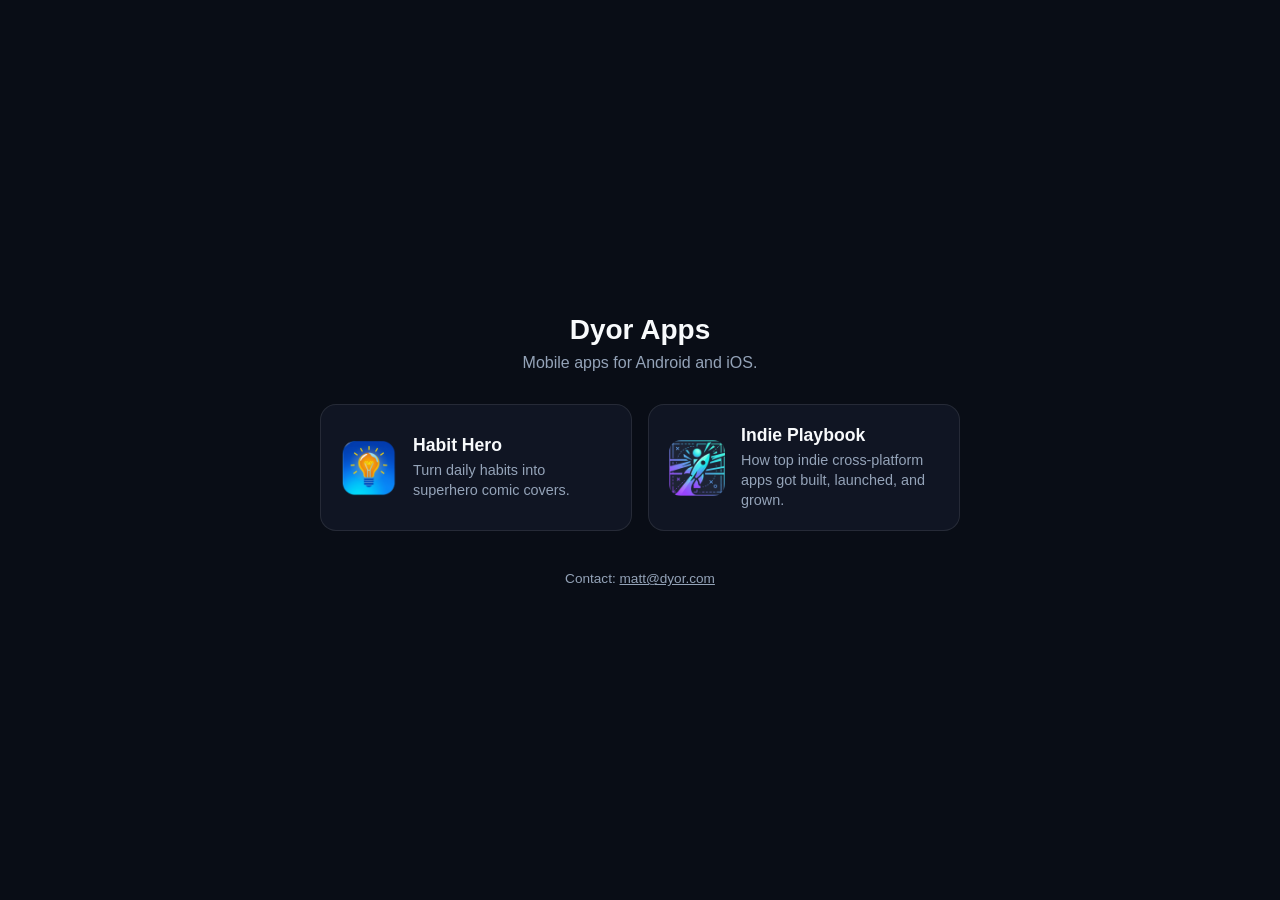
<file: Web/public/index.html>
<!DOCTYPE html>
<html lang="en">

<head>
    <meta charset="utf-8">
    <meta name="viewport" content="width=device-width, initial-scale=1">
    <title>Dyor Apps</title>
    <meta name="description" content="Habit Hero and Indie Playbook: mobile apps by Matt Dyor.">
    <link rel="icon" href="habit-hero/images/favicon.ico" type="image/x-icon">
    <style>
        :root {
            --bg: #090D16;
            --card: rgba(18, 24, 38, 0.85);
            --card-hover: rgba(28, 36, 56, 0.95);
            --border: rgba(255, 255, 255, 0.09);
            --text: #F8FAFC;
            --muted: #94A3B8;
            --accent: #6366F1;
        }

        * { box-sizing: border-box; }

        body {
            margin: 0;
            min-height: 100vh;
            display: flex;
            flex-direction: column;
            align-items: center;
            justify-content: center;
            padding: 48px 16px;
            background: var(--bg);
            color: var(--text);
            font-family: -apple-system, BlinkMacSystemFont, "Segoe UI", Roboto, Inter, sans-serif;
        }

        h1 { margin: 0 0 8px; font-size: 1.75rem; }
        .lede { margin: 0 0 32px; color: var(--muted); text-align: center; }

        .apps {
            display: grid;
            grid-template-columns: repeat(auto-fit, minmax(240px, 1fr));
            gap: 16px;
            width: 100%;
            max-width: 640px;
        }

        .app {
            display: flex;
            align-items: center;
            gap: 16px;
            padding: 20px;
            border: 1px solid var(--border);
            border-radius: 16px;
            background: var(--card);
            color: inherit;
            text-decoration: none;
            transition: background 0.15s, border-color 0.15s;
        }

        .app:hover, .app:focus-visible { background: var(--card-hover); border-color: var(--accent); }
        .app img { width: 56px; height: 56px; border-radius: 12px; flex-shrink: 0; object-fit: cover; }
        .app h2 { margin: 0 0 4px; font-size: 1.1rem; }
        .app p { margin: 0; color: var(--muted); font-size: 0.9rem; line-height: 1.4; }

        footer { margin-top: 40px; color: var(--muted); font-size: 0.85rem; }
        footer a { color: var(--muted); }
    </style>
</head>

<body>
    <h1>Dyor Apps</h1>
    <p class="lede">Mobile apps for Android and iOS.</p>

    <main class="apps">
        <a class="app" href="habit-hero/">
            <img src="habit-hero/images/logo.png" alt="">
            <div>
                <h2>Habit Hero</h2>
                <p>Turn daily habits into superhero comic covers.</p>
            </div>
        </a>
        <a class="app" href="indie-playbook/">
            <img src="indie-playbook/images/icon.png" alt="">
            <div>
                <h2>Indie Playbook</h2>
                <p>How top indie cross-platform apps got built, launched, and grown.</p>
            </div>
        </a>
    </main>

    <footer>Contact: <a href="mailto:matt@dyor.com">matt@dyor.com</a></footer>
</body>

</html>
</file>
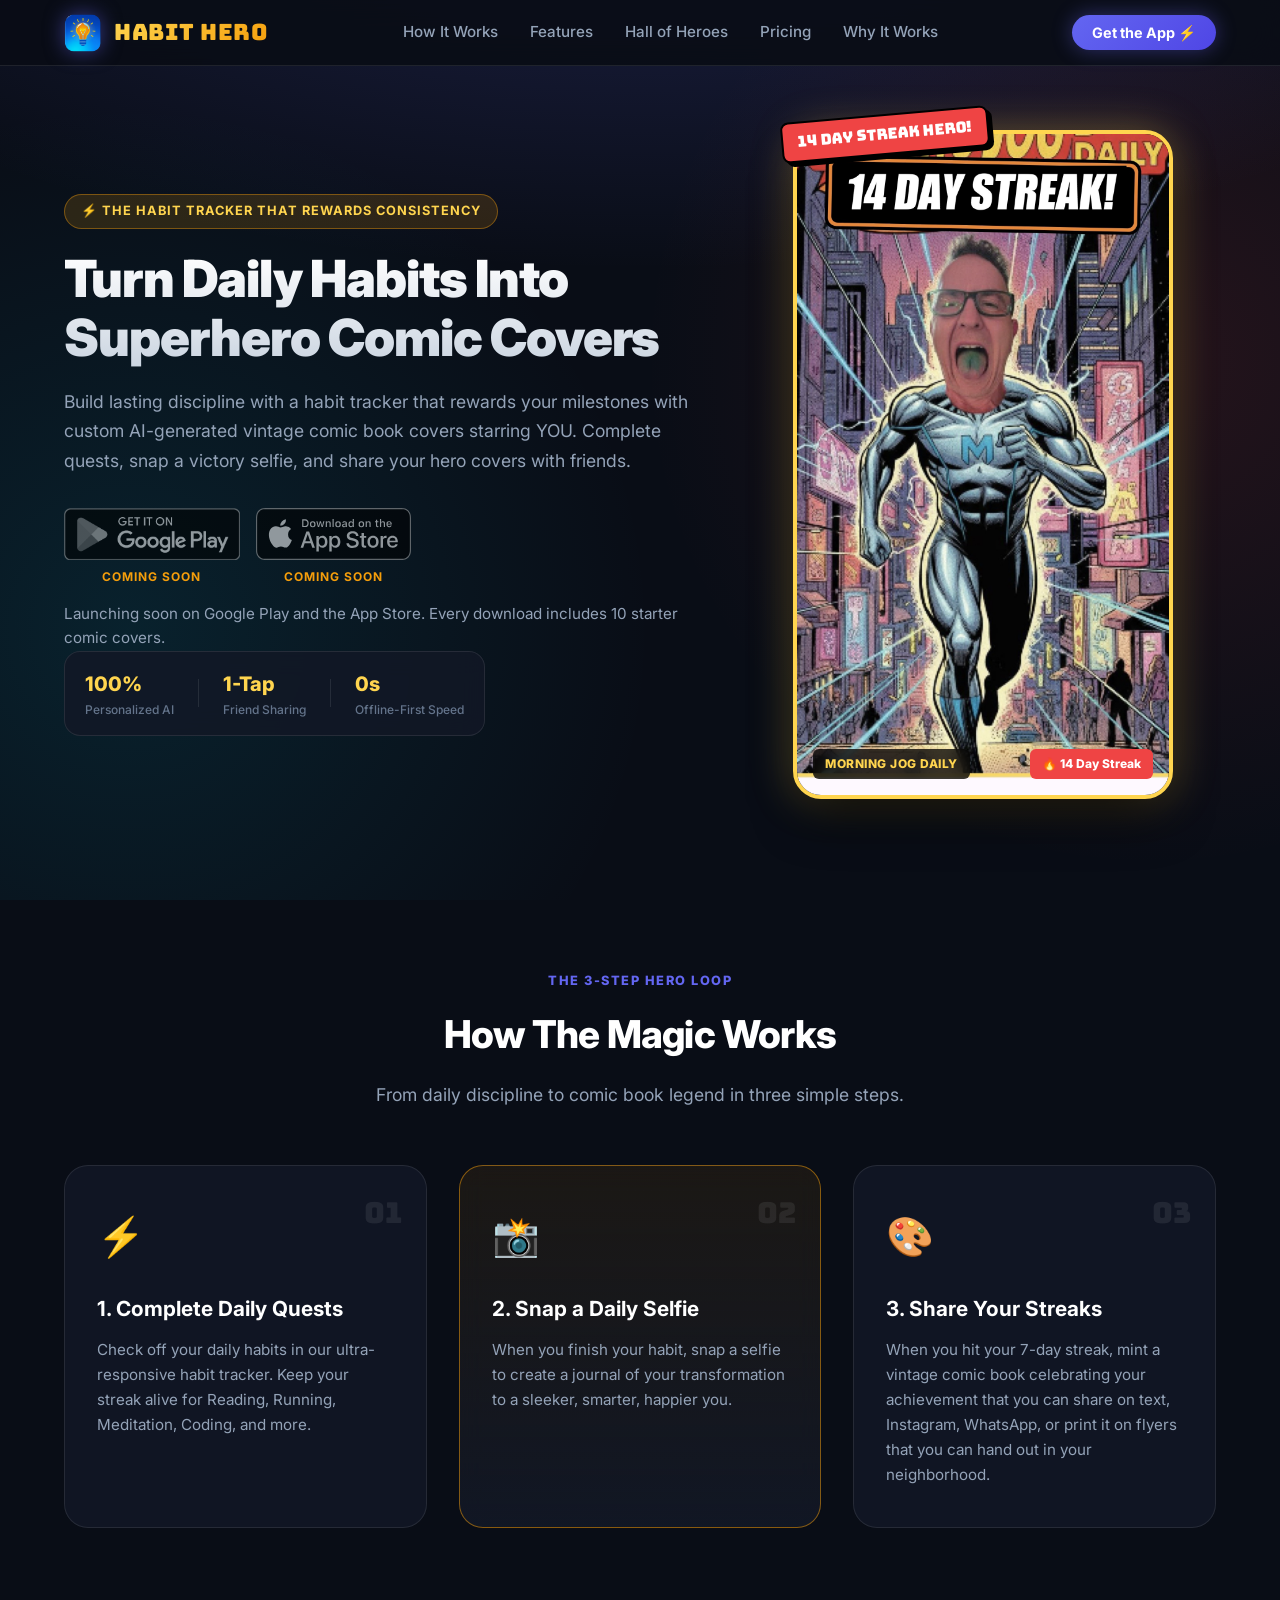
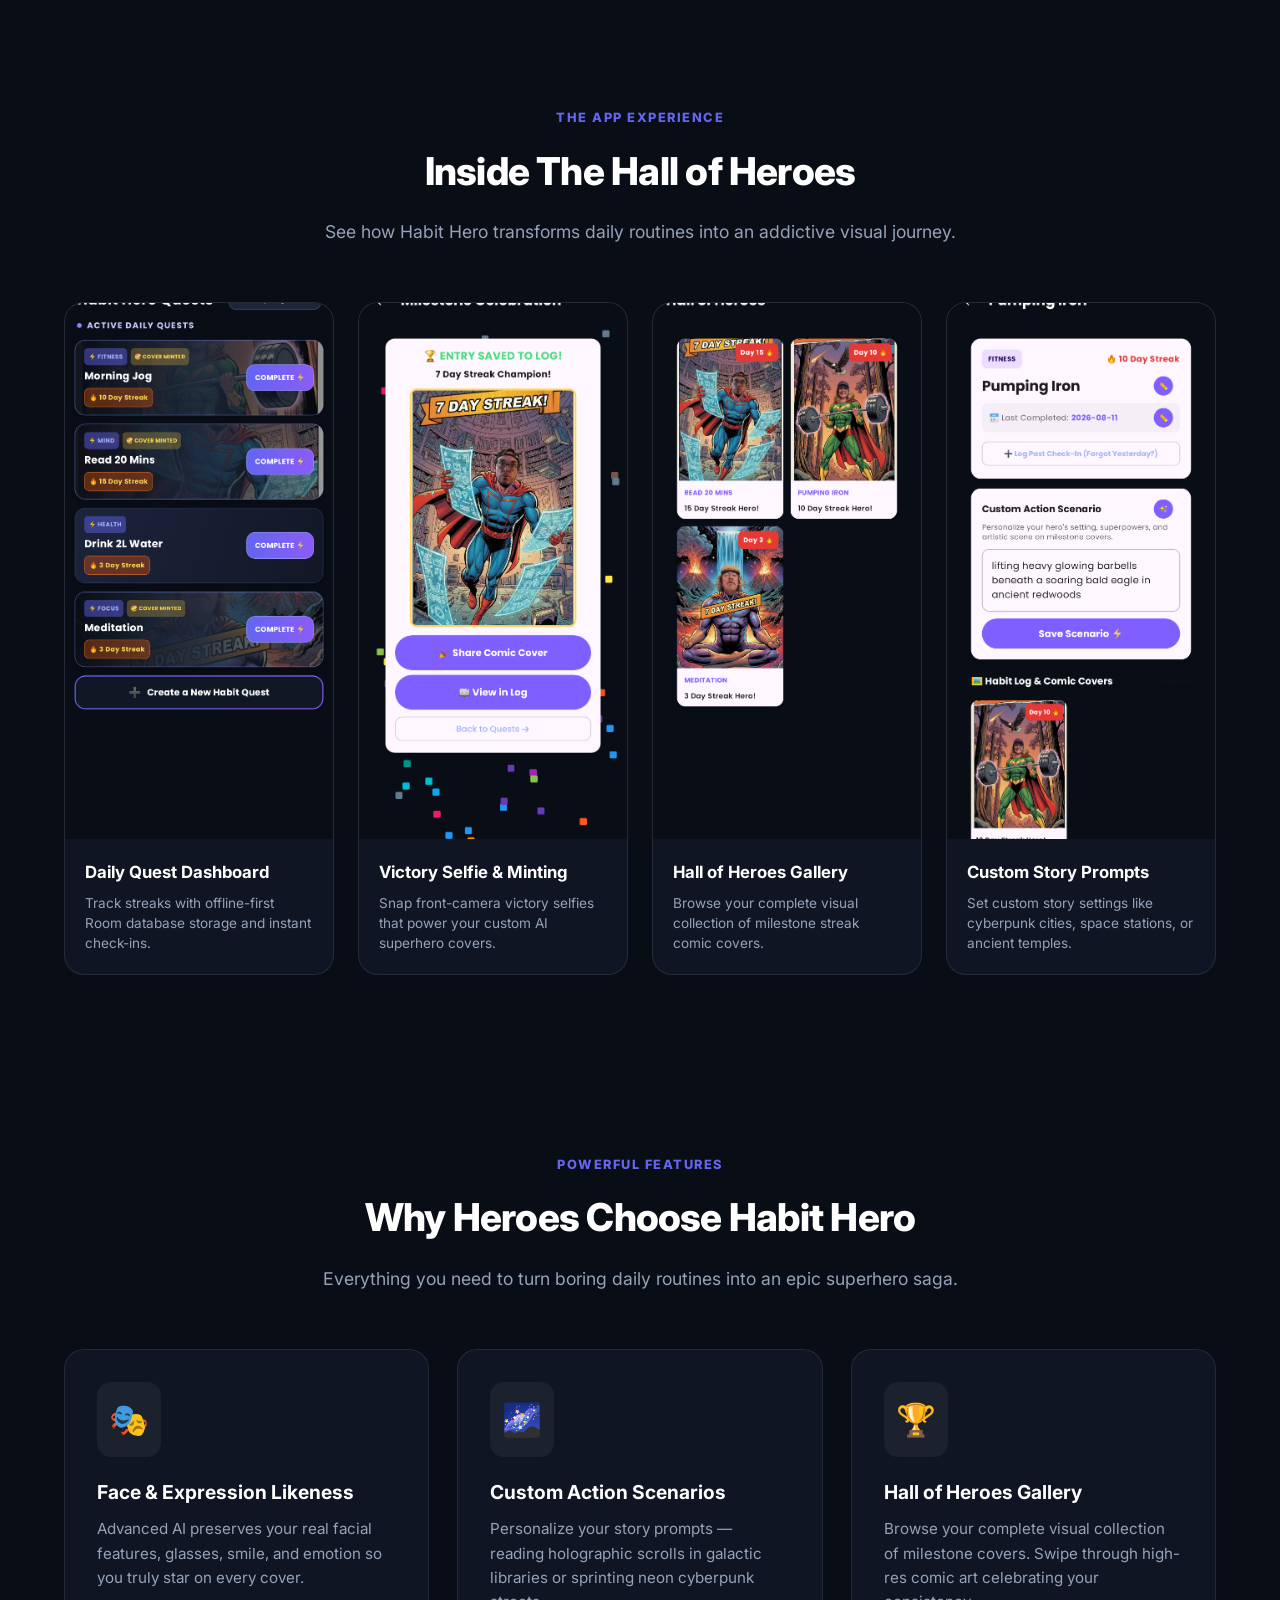
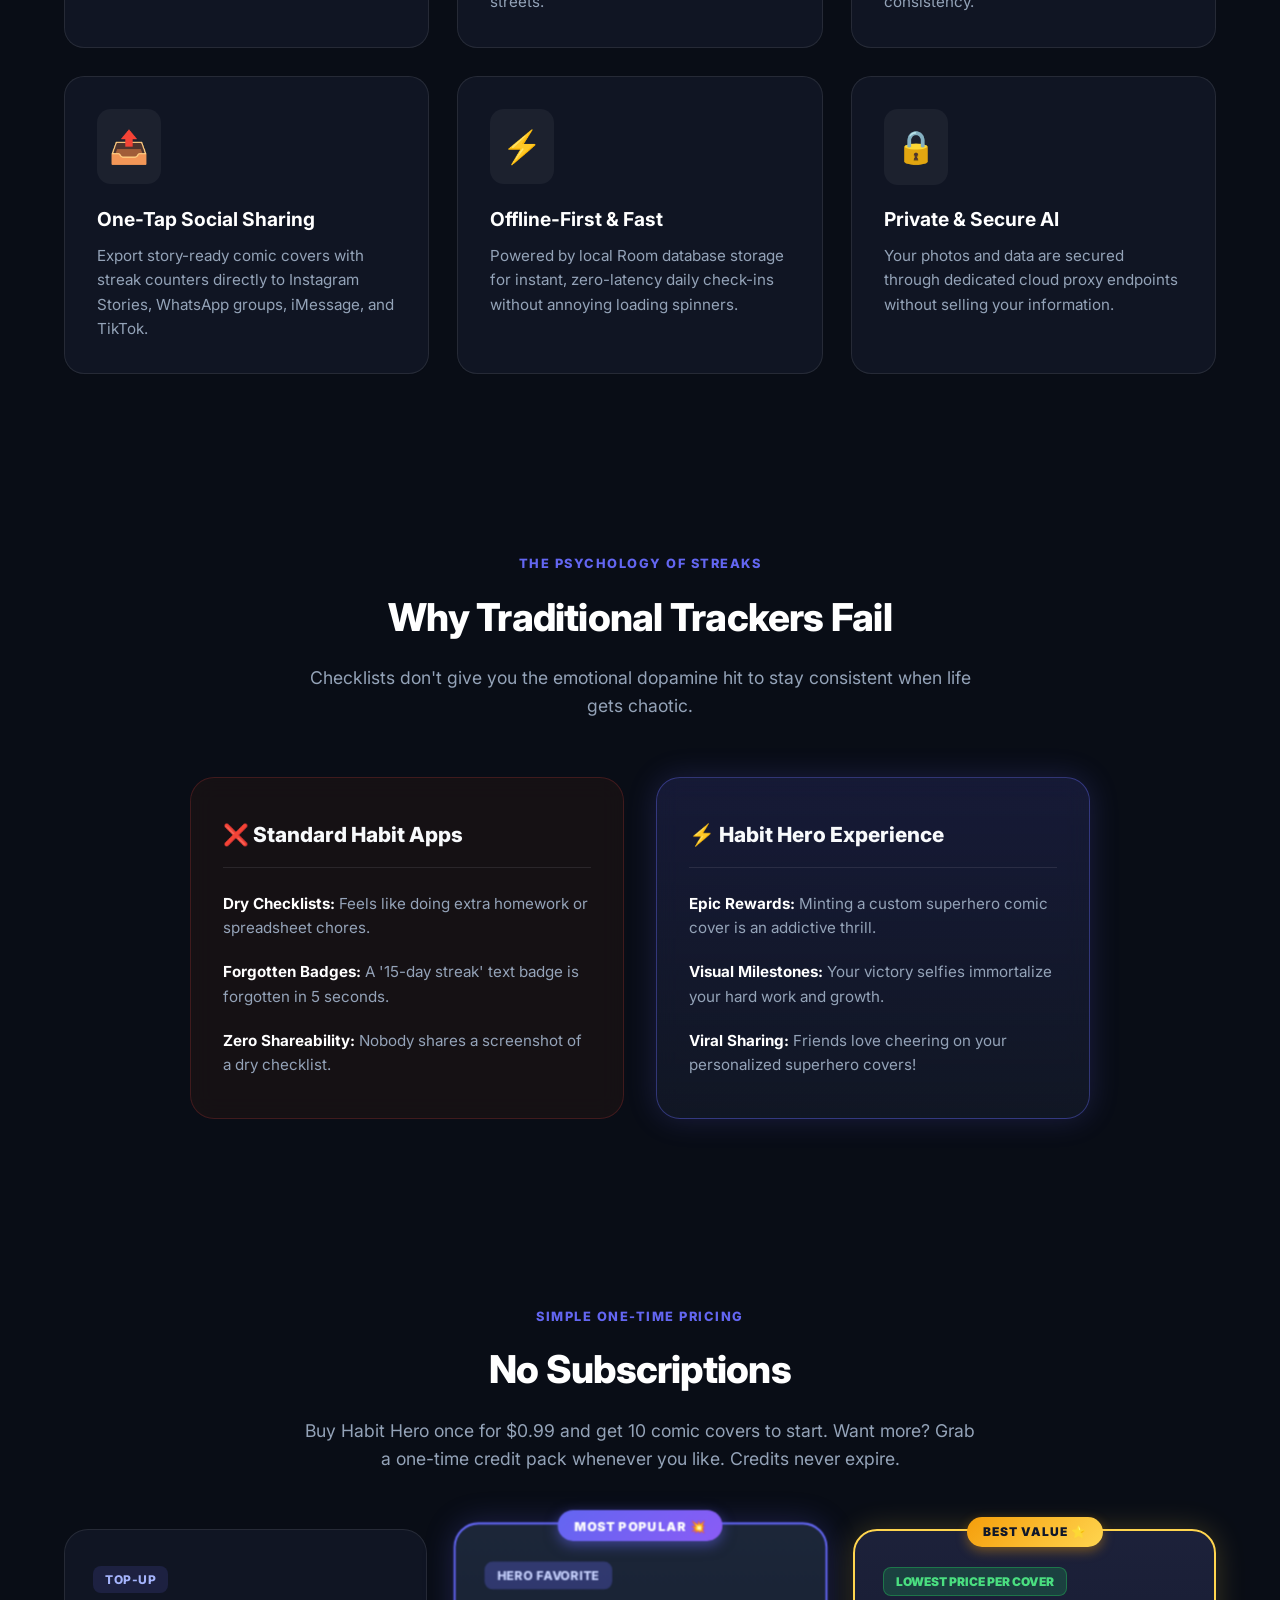
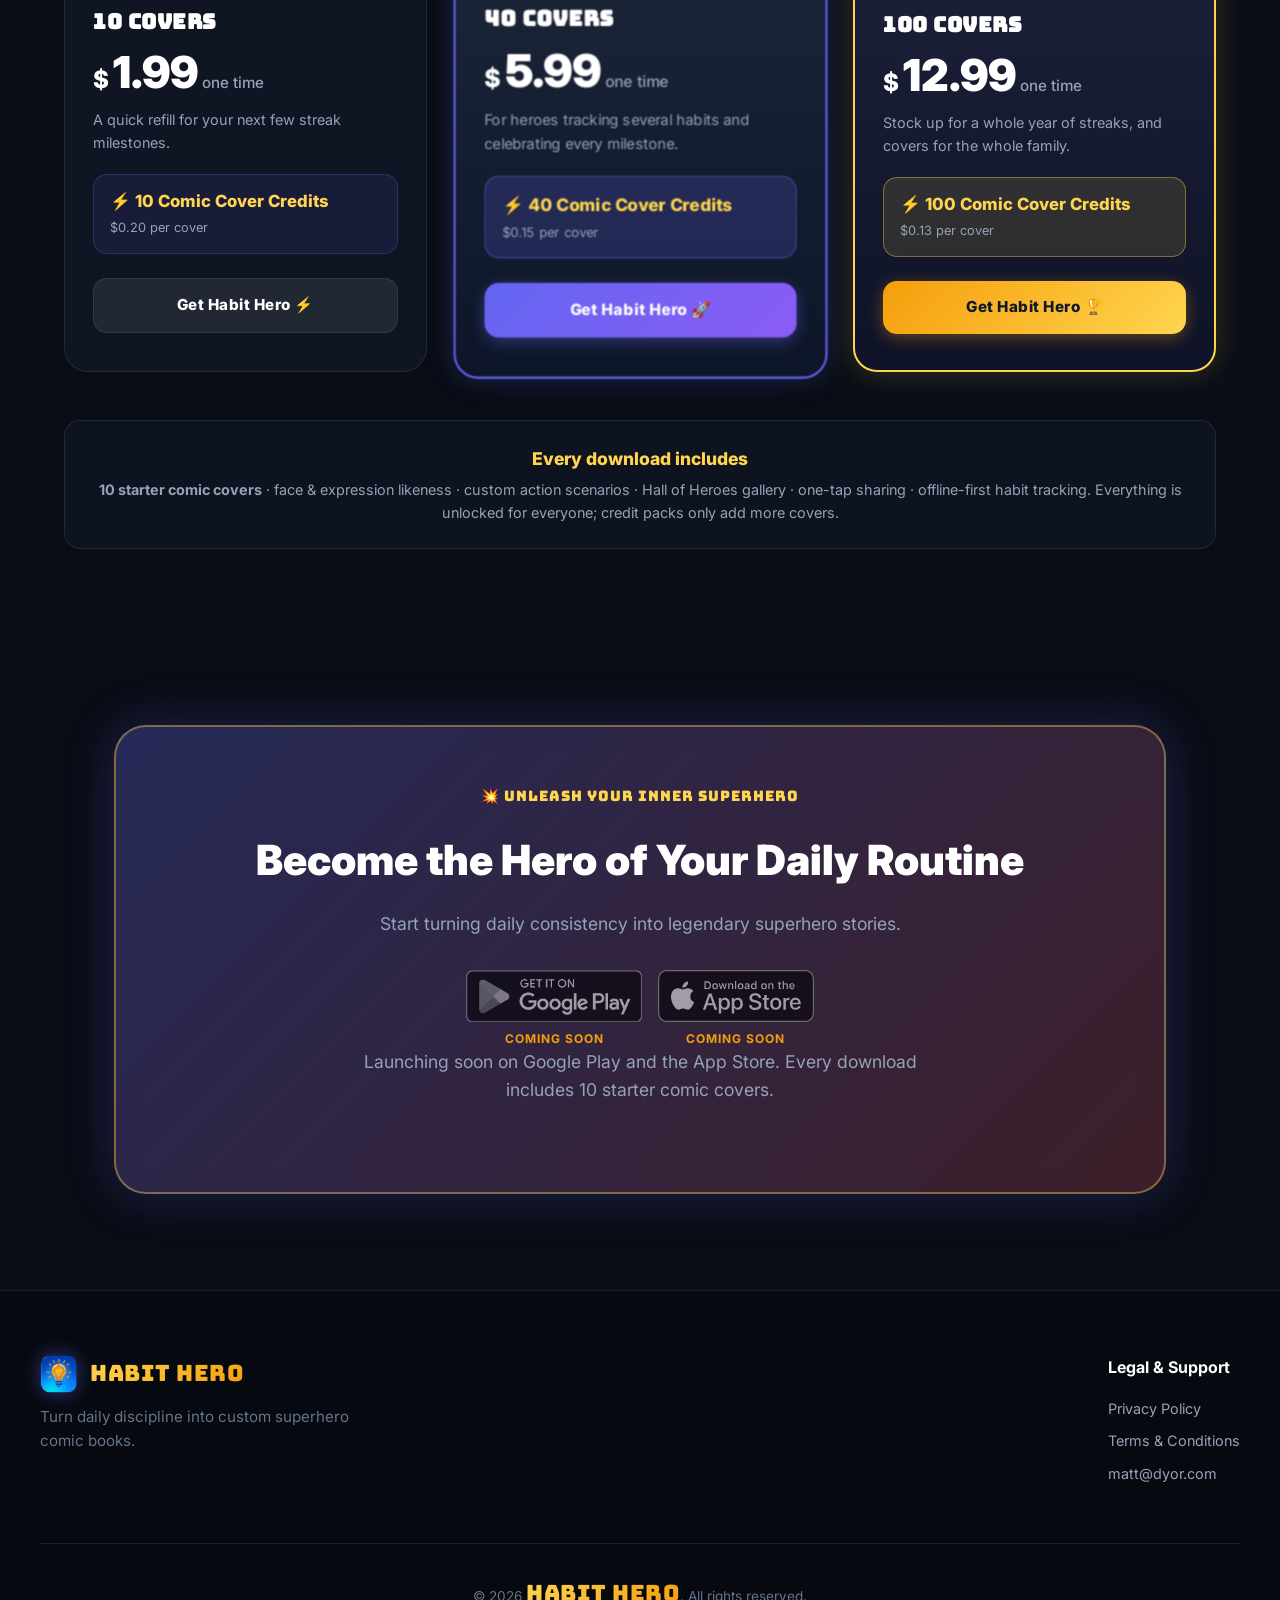
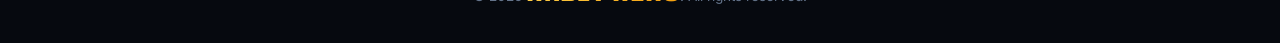
<file: Web/public/habit-hero/index.html>
<!DOCTYPE html>
<html lang="en">
<head>
    <meta charset="UTF-8">
    <meta name="viewport" content="width=device-width, initial-scale=1.0">
    <title>Habit Hero — Turn Daily Habits into Superhero Comic Covers</title>
    <meta name="description" content="Track daily habits, celebrate streaks with a victory selfie, and get personalized vintage superhero comic book covers powered by AI to share with friends.">
    <link rel="icon" href="images/favicon.ico" type="image/x-icon">
    <link rel="preconnect" href="https://fonts.googleapis.com">
    <link rel="preconnect" href="https://fonts.gstatic.com" crossorigin>
    <link href="https://fonts.googleapis.com/css2?family=Bungee&family=Inter:wght@400;500;600;700;800;900&display=swap" rel="stylesheet">
    <link rel="stylesheet" href="styles.css?v=4">

</head>
<body>

    <!-- Sticky Navigation -->
    <header class="navbar">
        <div class="nav-container">
            <div class="logo-container">
                <img src="images/logo.png" alt="Habit Hero Logo" class="logo">
                <span class="app-name">Habit Hero</span>
            </div>
            <nav class="nav-links">
                <a href="#how-it-works">How It Works</a>
                <a href="#features">Features</a>
                <a href="#showcase">Hall of Heroes</a>
                <a href="#pricing">Pricing</a>
                <a href="#why-habithero">Why It Works</a>
            </nav>
            <div class="nav-cta">
                <a href="#download" class="nav-button">Get the App ⚡</a>
            </div>
        </div>
    </header>

    <!-- Hero Section -->
    <section class="hero" id="home">
        <div class="hero-container">
            <div class="hero-content">
                <div class="hero-badge">⚡ THE HABIT TRACKER THAT REWARDS CONSISTENCY</div>
                <h1 class="hero-title">Turn Daily Habits Into Superhero Comic Covers</h1>
                <p class="hero-subtitle">
                    Build lasting discipline with a habit tracker that rewards your milestones with custom AI-generated vintage comic book covers starring <strong>YOU</strong>. Snap a victory selfie, celebrate streaks, and share your hero covers with friends.
                </p>

                <!-- Store badges: "Coming soon" until the listings are public. At launch, swap each
                     <div class="store-badge coming-soon"> for <a class="store-badge" href="…store URL…">. -->
                <div class="store-download" id="download">
                    <div class="store-badges">
                        <div class="store-badge coming-soon" aria-label="Google Play, coming soon">
                            <img src="images/download_playstore.png" alt="Get it on Google Play">
                            <span class="coming-soon-label">Coming soon</span>
                        </div>
                        <div class="store-badge coming-soon" aria-label="App Store, coming soon">
                            <img src="images/download_appstore.svg" alt="Download on the App Store">
                            <span class="coming-soon-label">Coming soon</span>
                        </div>
                    </div>
                    <p class="store-note">Launching soon on Google Play and the App Store. Every download includes 10 starter comic covers.</p>
                </div>

                <div class="hero-stats">
                    <div class="stat-item">
                        <span class="stat-number">100%</span>
                        <span class="stat-label">Personalized AI</span>
                    </div>
                    <div class="stat-divider"></div>
                    <div class="stat-item">
                        <span class="stat-number">1-Tap</span>
                        <span class="stat-label">Friend Sharing</span>
                    </div>
                    <div class="stat-divider"></div>
                    <div class="stat-item">
                        <span class="stat-number">0s</span>
                        <span class="stat-label">Offline-First Speed</span>
                    </div>
                </div>
            </div>

            <!-- Hero Showcase Device -->
            <div class="hero-showcase">
                <div class="comic-card-wrapper">
                    <div class="comic-speech-tag">14 DAY STREAK HERO!</div>
                    <div class="device-frame">
                        <img src="images/hero.jpg?v=4" alt="Habit Hero Morning Jog Comic Cover Starring User Selfie" class="hero-cover-img">
                        <div class="device-overlay">
                            <div class="overlay-badge">MORNING JOG DAILY</div>
                            <div class="overlay-streak">🔥 14 Day Streak</div>
                        </div>
                    </div>
                </div>
            </div>
        </div>
    </section>

    <!-- How It Works Section -->
    <section class="section how-it-works-section" id="how-it-works">
        <div class="section-header">
            <div class="section-badge">THE 3-STEP HERO LOOP</div>
            <h2>How The Magic Works</h2>
            <p>From daily discipline to comic book legend in three simple steps.</p>
        </div>

        <div class="steps-grid">
            <!-- Step 1 -->
            <div class="step-card">
                <div class="step-number">01</div>
                <div class="step-icon">⚡</div>
                <h3>1. Complete Daily Quests</h3>
                <p>Check off your daily habits in our ultra-responsive habit tracker. Keep your streak alive for Reading, Running, Meditation, Coding, and more.</p>
            </div>

            <!-- Step 2 -->
            <div class="step-card highlight">
                <div class="step-number">02</div>
                <div class="step-icon">📸</div>
                <h3>2. Snap a Daily Selfie</h3>
                <p>When you finish your habit, snap a selfie to create a journal of your transformation to a sleeker, smarter, happier you.</p>
            </div>

            <!-- Step 3 -->
            <div class="step-card">
                <div class="step-number">03</div>
                <div class="step-icon">🎨</div>
                <h3>3. Share Your Streaks</h3>
                <p>When you hit your 7-day streak, mint a vintage comic book celebrating your achievement that you can share on text, Instagram, WhatsApp, or print it on flyers that you can hand out in your neighborhood.</p>
            </div>
        </div>
    </section>

    <!-- Visual Showcase / App Screens Section -->
    <section class="section showcase-section" id="showcase">
        <div class="section-header">
            <div class="section-badge">THE APP EXPERIENCE</div>
            <h2>Inside The Hall of Heroes</h2>
            <p>See how Habit Hero transforms daily routines into an addictive visual journey.</p>
        </div>

        <div class="showcase-grid">
            <div class="showcase-card">
                <div class="showcase-image-box">
                    <img src="images/screen_quests.png?v=4" alt="Daily Quests Screen">
                </div>
                <div class="showcase-info">
                    <h4>Daily Quest Dashboard</h4>
                    <p>Track streaks with offline-first Room database storage and instant check-ins.</p>
                </div>
            </div>

            <div class="showcase-card">
                <div class="showcase-image-box">
                    <img src="images/screen_celebration.png?v=4" alt="Victory Selfie & Minting Screen">
                </div>
                <div class="showcase-info">
                    <h4>Victory Selfie & Minting</h4>
                    <p>Snap front-camera victory selfies that power your custom AI superhero covers.</p>
                </div>
            </div>

            <div class="showcase-card">
                <div class="showcase-image-box">
                    <img src="images/screen_hall_of_heroes.png?v=4" alt="Hall of Heroes Gallery Screen">
                </div>
                <div class="showcase-info">
                    <h4>Hall of Heroes Gallery</h4>
                    <p>Browse your complete visual collection of milestone streak comic covers.</p>
                </div>
            </div>

            <div class="showcase-card">
                <div class="showcase-image-box">
                    <img src="images/screen_custom_scenario.png?v=4" alt="Custom Action Scenarios Screen">
                </div>
                <div class="showcase-info">
                    <h4>Custom Story Prompts</h4>
                    <p>Set custom story settings like cyberpunk cities, space stations, or ancient temples.</p>
                </div>
            </div>
        </div>
    </section>

    <!-- Features Section -->
    <section class="section features-section" id="features">
        <div class="section-header">
            <div class="section-badge">POWERFUL FEATURES</div>
            <h2>Why Heroes Choose Habit Hero</h2>
            <p>Everything you need to turn boring daily routines into an epic superhero saga.</p>
        </div>

        <div class="features-grid">
            <div class="feature-card">
                <div class="feature-icon">🎭</div>
                <h3>Face & Expression Likeness</h3>
                <p>Advanced AI preserves your real facial features, glasses, smile, and emotion so you truly star on every cover.</p>
            </div>

            <div class="feature-card">
                <div class="feature-icon">🌌</div>
                <h3>Custom Action Scenarios</h3>
                <p>Personalize your story prompts — reading holographic scrolls in galactic libraries or sprinting neon cyberpunk streets.</p>
            </div>

            <div class="feature-card">
                <div class="feature-icon">🏆</div>
                <h3>Hall of Heroes Gallery</h3>
                <p>Browse your complete visual collection of milestone covers. Swipe through high-res comic art celebrating your consistency.</p>
            </div>

            <div class="feature-card">
                <div class="feature-icon">📤</div>
                <h3>One-Tap Social Sharing</h3>
                <p>Export story-ready comic covers with streak counters directly to Instagram Stories, WhatsApp groups, iMessage, and TikTok.</p>
            </div>

            <div class="feature-card">
                <div class="feature-icon">⚡</div>
                <h3>Offline-First & Fast</h3>
                <p>Powered by local Room database storage for instant, zero-latency daily check-ins without annoying loading spinners.</p>
            </div>

            <div class="feature-card">
                <div class="feature-icon">🔒</div>
                <h3>Private & Secure AI</h3>
                <p>Your photos and data are secured through dedicated cloud proxy endpoints without selling your information.</p>
            </div>
        </div>
    </section>

    <!-- Why It Works (Problem vs Solution) -->
    <section class="section comparison-section" id="why-habithero">
        <div class="section-header">
            <div class="section-badge">THE PSYCHOLOGY OF STREAKS</div>
            <h2>Why Traditional Trackers Fail</h2>
            <p>Checklists don't give you the emotional dopamine hit to stay consistent when life gets chaotic.</p>
        </div>

        <div class="comparison-grid">
            <div class="comparison-card boring">
                <div class="comp-header">❌ Standard Habit Apps</div>
                <ul>
                    <li><strong>Dry Checklists:</strong> Feels like doing extra homework or spreadsheet chores.</li>
                    <li><strong>Forgotten Badges:</strong> A '15-day streak' text badge is forgotten in 5 seconds.</li>
                    <li><strong>Zero Shareability:</strong> Nobody shares a screenshot of a dry checklist.</li>
                </ul>
            </div>

            <div class="comparison-card awesome">
                <div class="comp-header">⚡ Habit Hero Experience</div>
                <ul>
                    <li><strong>Epic Rewards:</strong> Minting a custom superhero comic cover is an addictive thrill.</li>
                    <li><strong>Visual Milestones:</strong> Your victory selfies immortalize your hard work and growth.</li>
                    <li><strong>Viral Sharing:</strong> Friends love cheering on your personalized superhero covers!</li>
                </ul>
            </div>
        </div>
    </section>

    <!-- Pricing Section: $0.99 app with 10 starter covers + one-time credit packs (no subscriptions) -->
    <section class="section pricing-section" id="pricing">
        <div class="section-header">
            <div class="section-badge">SIMPLE ONE-TIME PRICING</div>
            <h2>No Subscriptions</h2>
            <p>Buy Habit Hero once for $0.99 and get 10 comic covers to start. Want more? Grab a one-time credit pack whenever you like. Credits never expire.</p>
        </div>

        <div class="pricing-grid">
            <!-- Pack 1: 10 credits -->
            <div class="pricing-card">
                <div class="pricing-header">
                    <div class="plan-badge">TOP-UP</div>
                    <h3 class="plan-name">10 Covers</h3>
                    <div class="plan-price">
                        <span class="price-currency">$</span>
                        <span class="price-val">1.99</span>
                        <span class="price-period">one time</span>
                    </div>
                    <p class="plan-description">A quick refill for your next few streak milestones.</p>
                </div>
                <div class="plan-covers-highlight">
                    <span class="covers-count">⚡ 10 Comic Cover Credits</span>
                    <span class="covers-sub">$0.20 per cover</span>
                </div>
                <a href="#download" class="plan-cta-btn">Get Habit Hero ⚡</a>
            </div>

            <!-- Pack 2: 40 credits (Featured) -->
            <div class="pricing-card featured">
                <div class="featured-ribbon">MOST POPULAR 💥</div>
                <div class="pricing-header">
                    <div class="plan-badge featured-badge">HERO FAVORITE</div>
                    <h3 class="plan-name">40 Covers</h3>
                    <div class="plan-price">
                        <span class="price-currency">$</span>
                        <span class="price-val">5.99</span>
                        <span class="price-period">one time</span>
                    </div>
                    <p class="plan-description">For heroes tracking several habits and celebrating every milestone.</p>
                </div>
                <div class="plan-covers-highlight featured-highlight">
                    <span class="covers-count">⚡ 40 Comic Cover Credits</span>
                    <span class="covers-sub">$0.15 per cover</span>
                </div>
                <a href="#download" class="plan-cta-btn featured-btn">Get Habit Hero 🚀</a>
            </div>

            <!-- Pack 3: 100 credits (Best Value) -->
            <div class="pricing-card best-value">
                <div class="featured-ribbon gold-ribbon">BEST VALUE ⭐</div>
                <div class="pricing-header">
                    <div class="savings-tag">LOWEST PRICE PER COVER</div>
                    <h3 class="plan-name">100 Covers</h3>
                    <div class="plan-price">
                        <span class="price-currency">$</span>
                        <span class="price-val">12.99</span>
                        <span class="price-period">one time</span>
                    </div>
                    <p class="plan-description">Stock up for a whole year of streaks, and covers for the whole family.</p>
                </div>
                <div class="plan-covers-highlight best-value-highlight">
                    <span class="covers-count">⚡ 100 Comic Cover Credits</span>
                    <span class="covers-sub">$0.13 per cover</span>
                </div>
                <a href="#download" class="plan-cta-btn best-value-btn">Get Habit Hero 🏆</a>
            </div>
        </div>

        <!-- What every download includes -->
        <div class="credit-pack-callout">
            <h4>Every download includes</h4>
            <p><strong>10 starter comic covers</strong> · face &amp; expression likeness · custom action scenarios · Hall of Heroes gallery · one-tap sharing · offline-first habit tracking. Everything is unlocked for everyone; credit packs only add more covers.</p>
        </div>
    </section>

    <!-- Call to Action Banner / Bottom Download -->
    <section class="cta-banner">
        <div class="cta-container">
            <div class="cta-badge">💥 UNLEASH YOUR INNER SUPERHERO</div>
            <h2>Become the Hero of Your Daily Routine</h2>
            <p>Start turning daily consistency into legendary superhero stories.</p>

            <!-- Store badges: "Coming soon" until the listings are public. At launch, swap each
                 <div class="store-badge coming-soon"> for <a class="store-badge" href="…store URL…">. -->
            <div class="store-download">
                <div class="store-badges">
                    <div class="store-badge coming-soon" aria-label="Google Play, coming soon">
                        <img src="images/download_playstore.png" alt="Get it on Google Play">
                        <span class="coming-soon-label">Coming soon</span>
                    </div>
                    <div class="store-badge coming-soon" aria-label="App Store, coming soon">
                        <img src="images/download_appstore.svg" alt="Download on the App Store">
                        <span class="coming-soon-label">Coming soon</span>
                    </div>
                </div>
                <p class="store-note">Launching soon on Google Play and the App Store. Every download includes 10 starter comic covers.</p>
            </div>
        </div>
    </section>

    <!-- Footer Section -->
    <footer>
        <div class="footer-container">
            <div class="footer-brand">
                <div class="logo-container">
                    <img src="images/logo.png" alt="Habit Hero Logo" class="logo">
                    <span class="app-name">Habit Hero</span>
                </div>
                <p>Turn daily discipline into custom superhero comic books.</p>
            </div>
            
            <div class="footer-links">
                <h4>Legal & Support</h4>
                <a href="privacy-policy.html">Privacy Policy</a>
                <a href="terms-conditions.html">Terms & Conditions</a>
                <a href="mailto:matt@dyor.com" class="contact-email">matt@dyor.com</a>
            </div>
        </div>
        <div class="footer-bottom">
            <p>&copy; <span class="current-year">2026</span> <span class="app-name">Habit Hero</span>. All rights reserved.</p>
        </div>
    </footer>

    <script src="updateContent.js"></script>

</body>
</html>
</file>
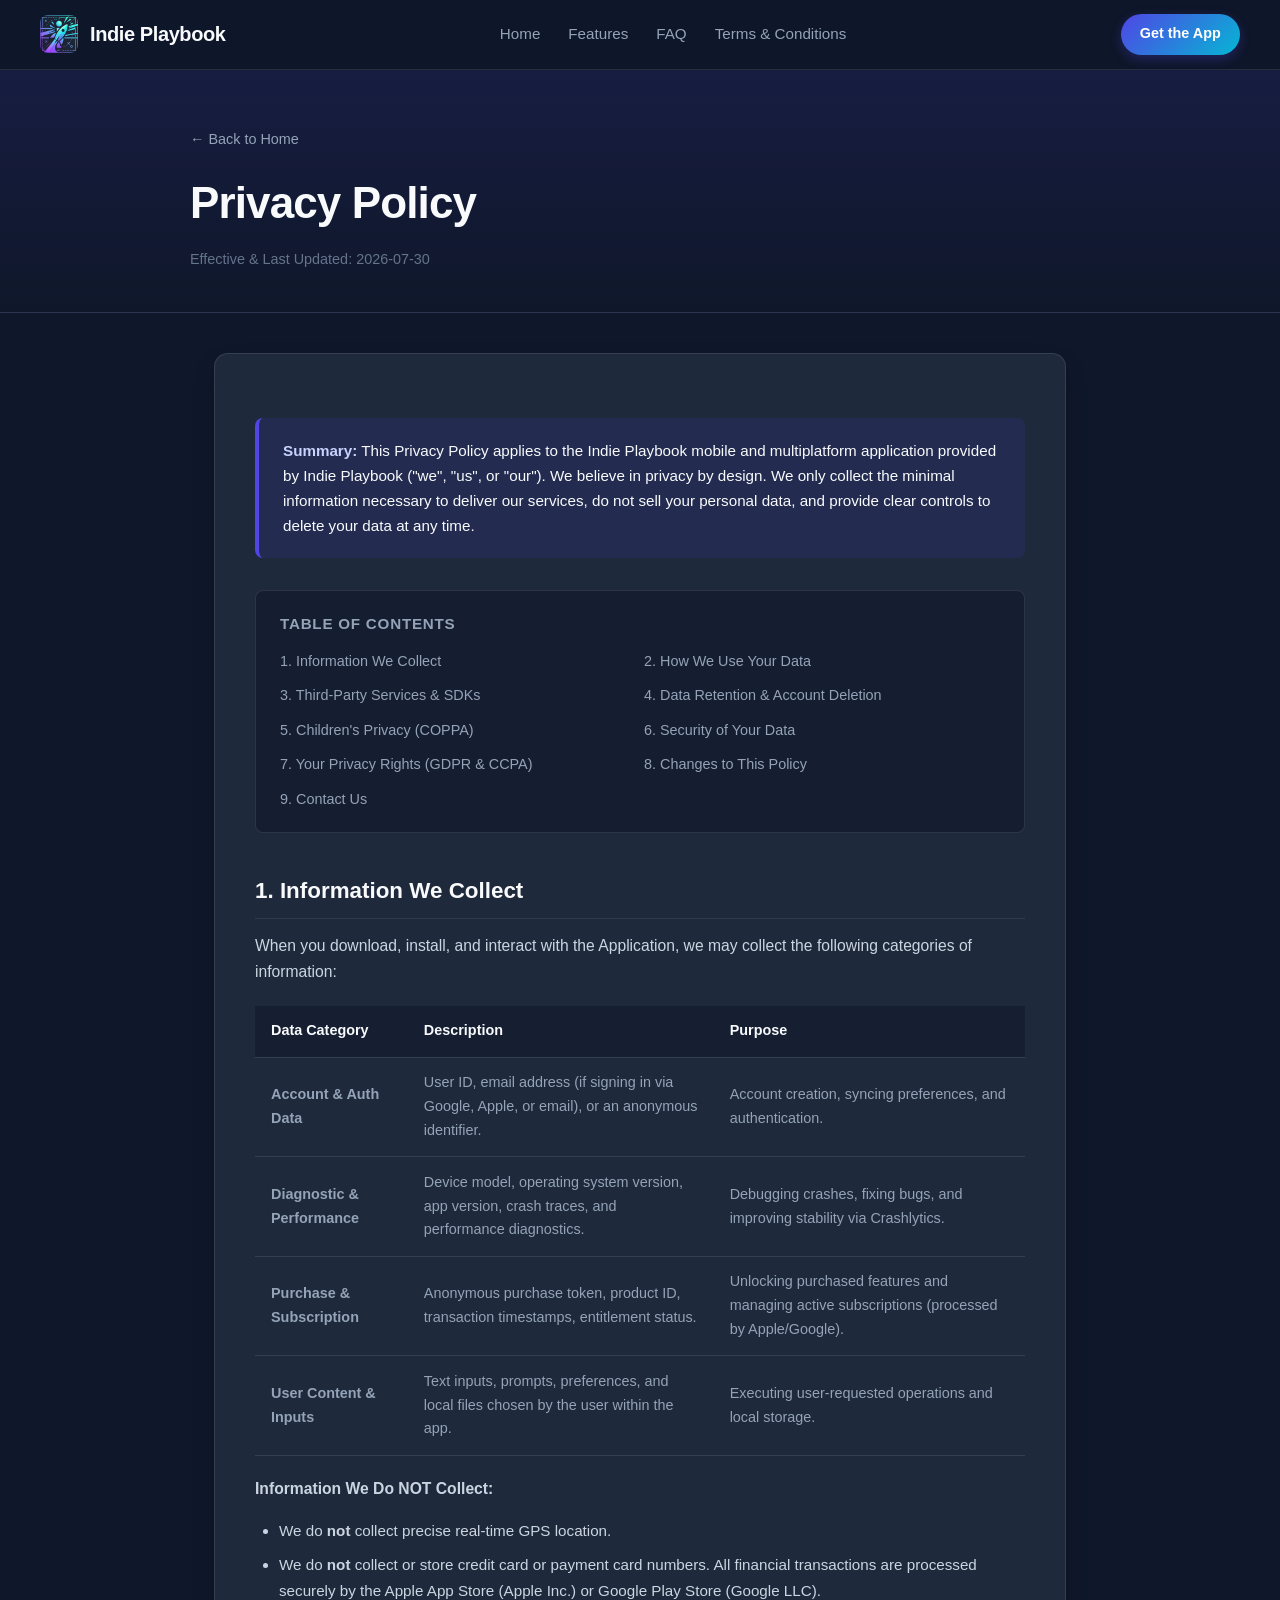
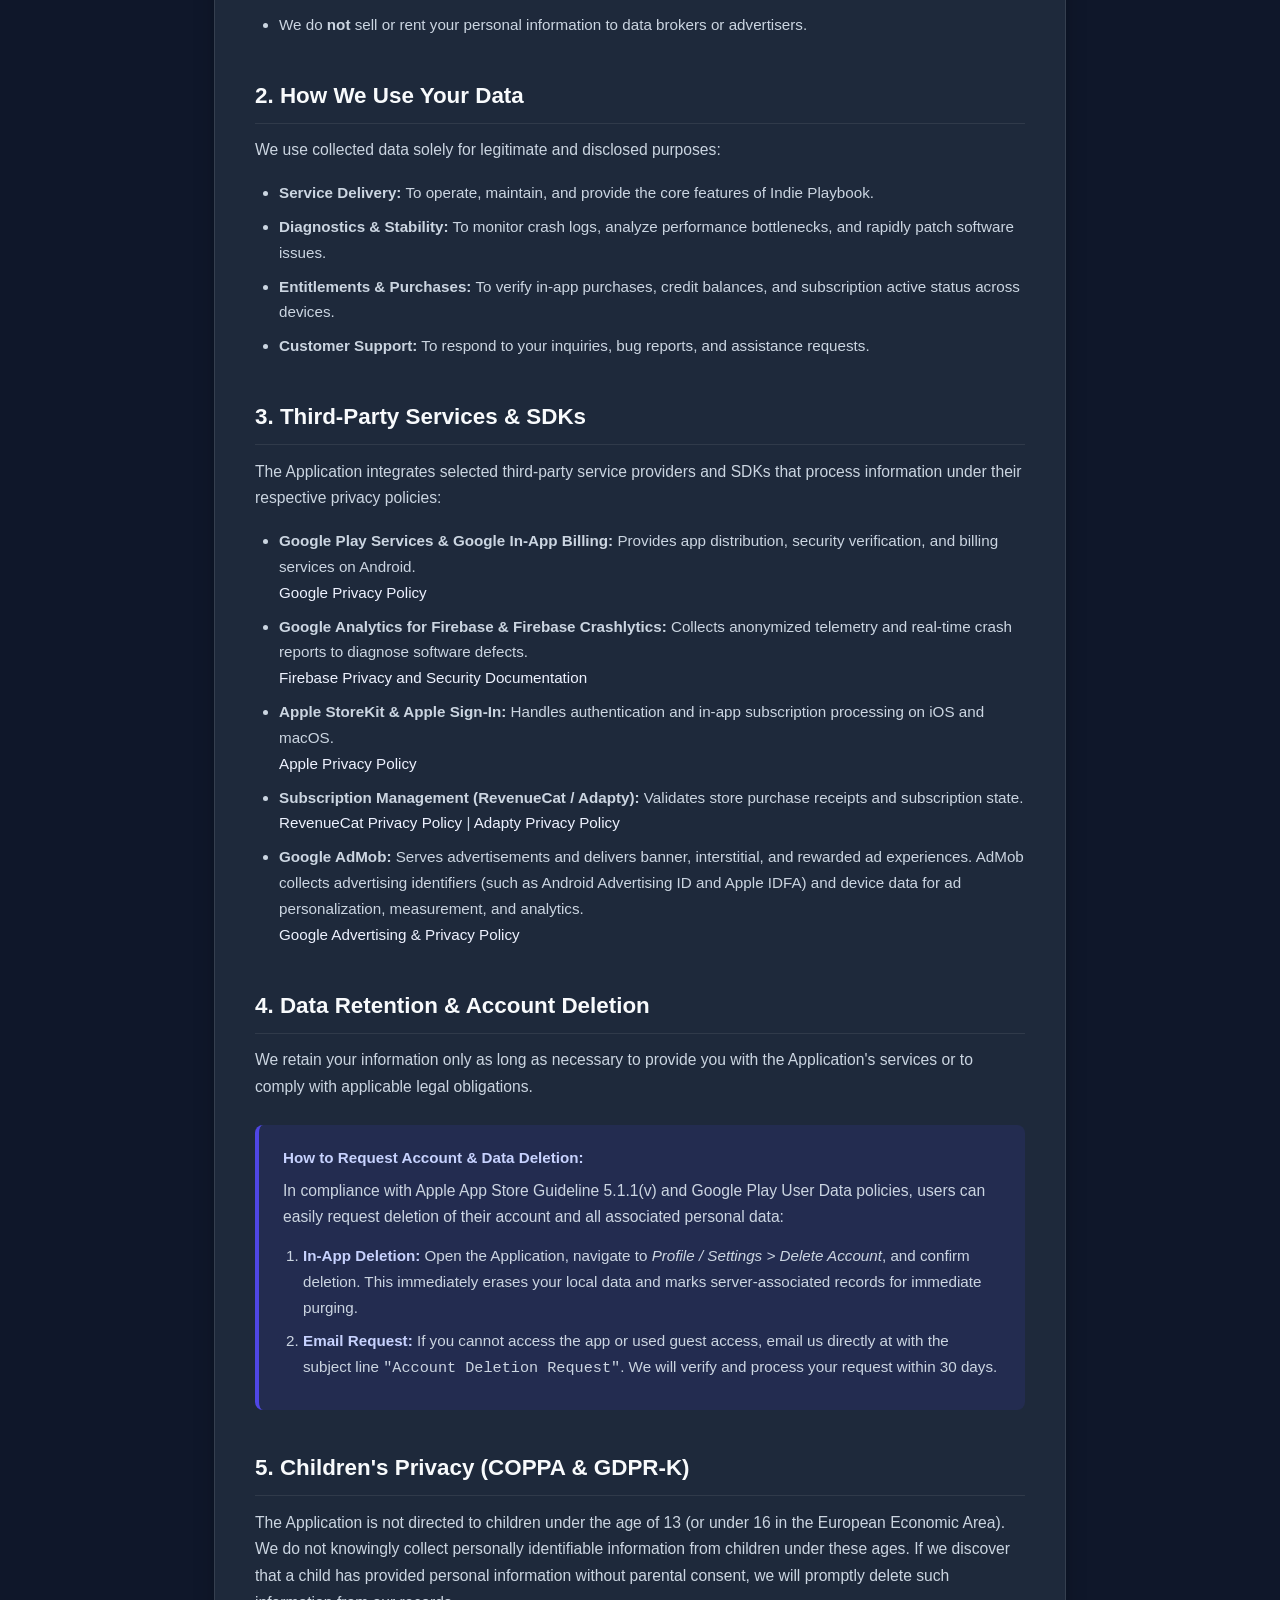
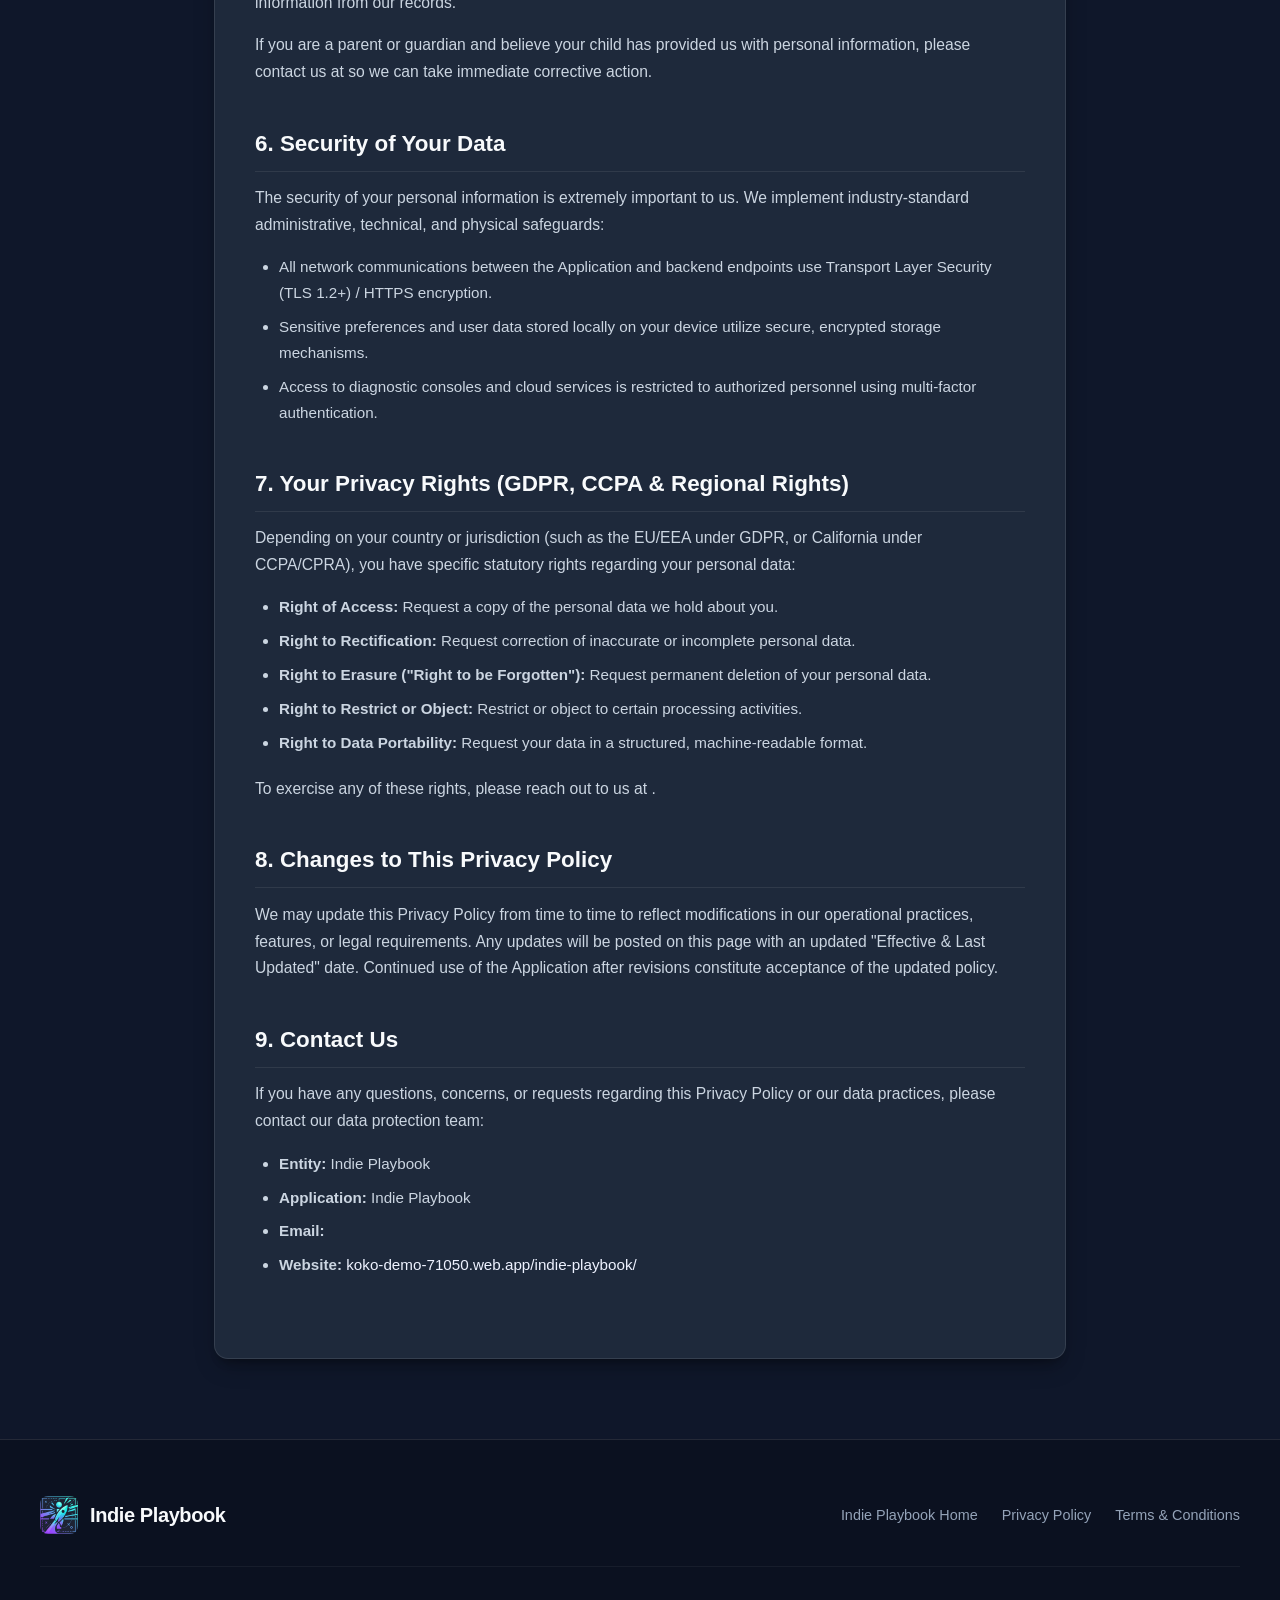
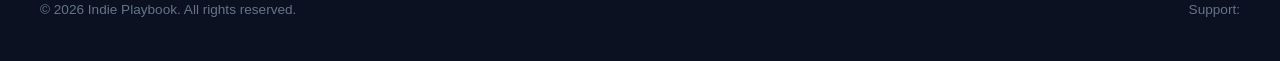
<file: Web/public/privacy-policy.html>
<!DOCTYPE html>
<html lang="en">
<head>
    <meta charset="UTF-8">
    <meta name="viewport" content="width=device-width, initial-scale=1.0">
    <title>Privacy Policy — Indie Playbook</title>
    <meta name="description" content="Privacy Policy for Indie Playbook detailing data collection, third-party services, data retention, account deletion, and user rights.">
    <link rel="icon" href="indie-playbook/images/favicon.png" type="image/png">
    <link rel="stylesheet" href="styles-indie.css">
</head>
<body>

    <!-- Site Header -->
    <header class="site-header">
        <div class="nav-container">
            <a href="indie-playbook/" class="brand-link">
                <img src="indie-playbook/images/icon.png" alt="Indie Playbook logo" class="brand-logo" style="border-radius: 8px;">
                <span class="app-name">Indie Playbook</span>
            </a>
            <nav>
                <ul class="nav-menu">
                    <li><a href="indie-playbook/" class="nav-link">Home</a></li>
                    <li><a href="indie-playbook/#features" class="nav-link">Features</a></li>
                    <li><a href="indie-playbook/#faq" class="nav-link">FAQ</a></li>
                    <li><a href="terms-conditions.html" class="nav-link">Terms &amp; Conditions</a></li>
                </ul>
            </nav>
            <a href="indie-playbook/#download" class="nav-cta-btn">Get the App</a>
        </div>
    </header>

    <!-- Page Header -->
    <div class="legal-page-header">
        <div class="legal-header-container">
            <a href="indie-playbook/" class="legal-back-link">← Back to Home</a>
            <h1 class="legal-title">Privacy Policy</h1>
            <p class="legal-meta">Effective &amp; Last Updated: <span class="privacy-policy-last-update-date">2026-07-30</span></p>
        </div>
    </div>

    <!-- Main Content -->
    <main class="legal-container">
        <div class="legal-card">
            
            <div class="legal-callout">
                <strong>Summary:</strong> This Privacy Policy applies to the <span class="app-name">Indie Playbook</span> mobile and multiplatform application provided by <span class="developer-or-company-name">Indie Playbook</span> ("we", "us", or "our"). We believe in privacy by design. We only collect the minimal information necessary to deliver our services, do not sell your personal data, and provide clear controls to delete your data at any time.
            </div>

            <!-- Table of Contents -->
            <nav class="legal-toc">
                <div class="legal-toc-title">Table of Contents</div>
                <ul>
                    <li><a href="#section-collection">1. Information We Collect</a></li>
                    <li><a href="#section-use">2. How We Use Your Data</a></li>
                    <li><a href="#section-third-party">3. Third-Party Services &amp; SDKs</a></li>
                    <li><a href="#section-deletion">4. Data Retention &amp; Account Deletion</a></li>
                    <li><a href="#section-children">5. Children's Privacy (COPPA)</a></li>
                    <li><a href="#section-security">6. Security of Your Data</a></li>
                    <li><a href="#section-rights">7. Your Privacy Rights (GDPR &amp; CCPA)</a></li>
                    <li><a href="#section-updates">8. Changes to This Policy</a></li>
                    <li><a href="#section-contact">9. Contact Us</a></li>
                </ul>
            </nav>

            <!-- Section 1 -->
            <section id="section-collection" class="legal-section">
                <h2>1. Information We Collect</h2>
                <p>When you download, install, and interact with the Application, we may collect the following categories of information:</p>
                
                <table class="legal-table">
                    <thead>
                        <tr>
                            <th>Data Category</th>
                            <th>Description</th>
                            <th>Purpose</th>
                        </tr>
                    </thead>
                    <tbody>
                        <tr>
                            <td><strong>Account &amp; Auth Data</strong></td>
                            <td>User ID, email address (if signing in via Google, Apple, or email), or an anonymous identifier.</td>
                            <td>Account creation, syncing preferences, and authentication.</td>
                        </tr>
                        <tr>
                            <td><strong>Diagnostic &amp; Performance</strong></td>
                            <td>Device model, operating system version, app version, crash traces, and performance diagnostics.</td>
                            <td>Debugging crashes, fixing bugs, and improving stability via Crashlytics.</td>
                        </tr>
                        <tr>
                            <td><strong>Purchase &amp; Subscription</strong></td>
                            <td>Anonymous purchase token, product ID, transaction timestamps, entitlement status.</td>
                            <td>Unlocking purchased features and managing active subscriptions (processed by Apple/Google).</td>
                        </tr>
                        <tr>
                            <td><strong>User Content &amp; Inputs</strong></td>
                            <td>Text inputs, prompts, preferences, and local files chosen by the user within the app.</td>
                            <td>Executing user-requested operations and local storage.</td>
                        </tr>
                    </tbody>
                </table>

                <p><strong>Information We Do NOT Collect:</strong></p>
                <ul>
                    <li>We do <strong>not</strong> collect precise real-time GPS location.</li>
                    <li>We do <strong>not</strong> collect or store credit card or payment card numbers. All financial transactions are processed securely by the Apple App Store (Apple Inc.) or Google Play Store (Google LLC).</li>
                    <li>We do <strong>not</strong> sell or rent your personal information to data brokers or advertisers.</li>
                </ul>
            </section>

            <!-- Section 2 -->
            <section id="section-use" class="legal-section">
                <h2>2. How We Use Your Data</h2>
                <p>We use collected data solely for legitimate and disclosed purposes:</p>
                <ul>
                    <li><strong>Service Delivery:</strong> To operate, maintain, and provide the core features of <span class="app-name">Indie Playbook</span>.</li>
                    <li><strong>Diagnostics &amp; Stability:</strong> To monitor crash logs, analyze performance bottlenecks, and rapidly patch software issues.</li>
                    <li><strong>Entitlements &amp; Purchases:</strong> To verify in-app purchases, credit balances, and subscription active status across devices.</li>
                    <li><strong>Customer Support:</strong> To respond to your inquiries, bug reports, and assistance requests.</li>
                </ul>
            </section>

            <!-- Section 3 -->
            <section id="section-third-party" class="legal-section">
                <h2>3. Third-Party Services &amp; SDKs</h2>
                <p>The Application integrates selected third-party service providers and SDKs that process information under their respective privacy policies:</p>
                <ul>
                    <li>
                        <strong>Google Play Services &amp; Google In-App Billing:</strong> Provides app distribution, security verification, and billing services on Android.
                        <br><a href="https://policies.google.com/privacy" target="_blank" rel="noopener noreferrer">Google Privacy Policy</a>
                    </li>
                    <li>
                        <strong>Google Analytics for Firebase &amp; Firebase Crashlytics:</strong> Collects anonymized telemetry and real-time crash reports to diagnose software defects.
                        <br><a href="https://firebase.google.com/support/privacy" target="_blank" rel="noopener noreferrer">Firebase Privacy and Security Documentation</a>
                    </li>
                    <li>
                        <strong>Apple StoreKit &amp; Apple Sign-In:</strong> Handles authentication and in-app subscription processing on iOS and macOS.
                        <br><a href="https://www.apple.com/legal/privacy/" target="_blank" rel="noopener noreferrer">Apple Privacy Policy</a>
                    </li>
                    <li>
                        <strong>Subscription Management (RevenueCat / Adapty):</strong> Validates store purchase receipts and subscription state.
                        <br><a href="https://www.revenuecat.com/privacy" target="_blank" rel="noopener noreferrer">RevenueCat Privacy Policy</a> | <a href="https://adapty.io/privacy" target="_blank" rel="noopener noreferrer">Adapty Privacy Policy</a>
                    </li>
                    <li>
                        <strong>Google AdMob:</strong> Serves advertisements and delivers banner, interstitial, and rewarded ad experiences. AdMob collects advertising identifiers (such as Android Advertising ID and Apple IDFA) and device data for ad personalization, measurement, and analytics.
                        <br><a href="https://policies.google.com/technologies/ads" target="_blank" rel="noopener noreferrer">Google Advertising &amp; Privacy Policy</a>
                    </li>
                </ul>
            </section>

            <!-- Section 4 -->
            <section id="section-deletion" class="legal-section">
                <h2>4. Data Retention &amp; Account Deletion</h2>
                <p>We retain your information only as long as necessary to provide you with the Application's services or to comply with applicable legal obligations.</p>
                
                <div class="legal-callout">
                    <strong>How to Request Account &amp; Data Deletion:</strong>
                    <p style="margin-top: 0.5rem; margin-bottom: 0.5rem;">In compliance with Apple App Store Guideline 5.1.1(v) and Google Play User Data policies, users can easily request deletion of their account and all associated personal data:</p>
                    <ol style="margin-left: 1.25rem; margin-bottom: 0.5rem;">
                        <li><strong>In-App Deletion:</strong> Open the Application, navigate to <em>Profile / Settings &gt; Delete Account</em>, and confirm deletion. This immediately erases your local data and marks server-associated records for immediate purging.</li>
                        <li><strong>Email Request:</strong> If you cannot access the app or used guest access, email us directly at <a href="mailto:" class="contact-email"></a> with the subject line <code>"Account Deletion Request"</code>. We will verify and process your request within 30 days.</li>
                    </ol>
                </div>
            </section>

            <!-- Section 5 -->
            <section id="section-children" class="legal-section">
                <h2>5. Children's Privacy (COPPA &amp; GDPR-K)</h2>
                <p>The Application is not directed to children under the age of 13 (or under 16 in the European Economic Area). We do not knowingly collect personally identifiable information from children under these ages. If we discover that a child has provided personal information without parental consent, we will promptly delete such information from our records.</p>
                <p>If you are a parent or guardian and believe your child has provided us with personal information, please contact us at <a href="mailto:" class="contact-email"></a> so we can take immediate corrective action.</p>
            </section>

            <!-- Section 6 -->
            <section id="section-security" class="legal-section">
                <h2>6. Security of Your Data</h2>
                <p>The security of your personal information is extremely important to us. We implement industry-standard administrative, technical, and physical safeguards:</p>
                <ul>
                    <li>All network communications between the Application and backend endpoints use Transport Layer Security (TLS 1.2+) / HTTPS encryption.</li>
                    <li>Sensitive preferences and user data stored locally on your device utilize secure, encrypted storage mechanisms.</li>
                    <li>Access to diagnostic consoles and cloud services is restricted to authorized personnel using multi-factor authentication.</li>
                </ul>
            </section>

            <!-- Section 7 -->
            <section id="section-rights" class="legal-section">
                <h2>7. Your Privacy Rights (GDPR, CCPA &amp; Regional Rights)</h2>
                <p>Depending on your country or jurisdiction (such as the EU/EEA under GDPR, or California under CCPA/CPRA), you have specific statutory rights regarding your personal data:</p>
                <ul>
                    <li><strong>Right of Access:</strong> Request a copy of the personal data we hold about you.</li>
                    <li><strong>Right to Rectification:</strong> Request correction of inaccurate or incomplete personal data.</li>
                    <li><strong>Right to Erasure ("Right to be Forgotten"):</strong> Request permanent deletion of your personal data.</li>
                    <li><strong>Right to Restrict or Object:</strong> Restrict or object to certain processing activities.</li>
                    <li><strong>Right to Data Portability:</strong> Request your data in a structured, machine-readable format.</li>
                </ul>
                <p>To exercise any of these rights, please reach out to us at <a href="mailto:" class="contact-email"></a>.</p>
            </section>

            <!-- Section 8 -->
            <section id="section-updates" class="legal-section">
                <h2>8. Changes to This Privacy Policy</h2>
                <p>We may update this Privacy Policy from time to time to reflect modifications in our operational practices, features, or legal requirements. Any updates will be posted on this page with an updated "Effective &amp; Last Updated" date. Continued use of the Application after revisions constitute acceptance of the updated policy.</p>
            </section>

            <!-- Section 9 -->
            <section id="section-contact" class="legal-section">
                <h2>9. Contact Us</h2>
                <p>If you have any questions, concerns, or requests regarding this Privacy Policy or our data practices, please contact our data protection team:</p>
                <ul>
                    <li><strong>Entity:</strong> <span class="developer-or-company-name">Indie Playbook</span></li>
                    <li><strong>Application:</strong> <span class="app-name">Indie Playbook</span></li>
                    <li><strong>Email:</strong> <a href="mailto:" class="contact-email"></a></li>
                    <li><strong>Website:</strong> <a href="indie-playbook/">koko-demo-71050.web.app/indie-playbook/</a></li>
                </ul>
            </section>

        </div>
    </main>

    <!-- Footer -->
    <footer class="site-footer">
        <div class="footer-container">
            <div class="footer-top">
                <a href="indie-playbook/" class="brand-link">
                    <img src="indie-playbook/images/icon.png" alt="Indie Playbook logo" class="brand-logo" style="border-radius: 8px;">
                    <span class="app-name">Indie Playbook</span>
                </a>
                <ul class="footer-links">
                    <li><a href="indie-playbook/">Indie Playbook Home</a></li>
                    <li><a href="privacy-policy.html">Privacy Policy</a></li>
                    <li><a href="terms-conditions.html">Terms &amp; Conditions</a></li>
                </ul>
            </div>
            <div class="footer-bottom">
                <p>&copy; <span class="current-year">2026</span> <span class="app-name">Indie Playbook</span>. All rights reserved.</p>
                <p>Support: <a href="mailto:" class="contact-email"></a></p>
            </div>
        </div>
    </footer>

    <script src="config-indie.js"></script>
    <script src="updateContent-indie.js"></script>
</body>
</html>
</file>
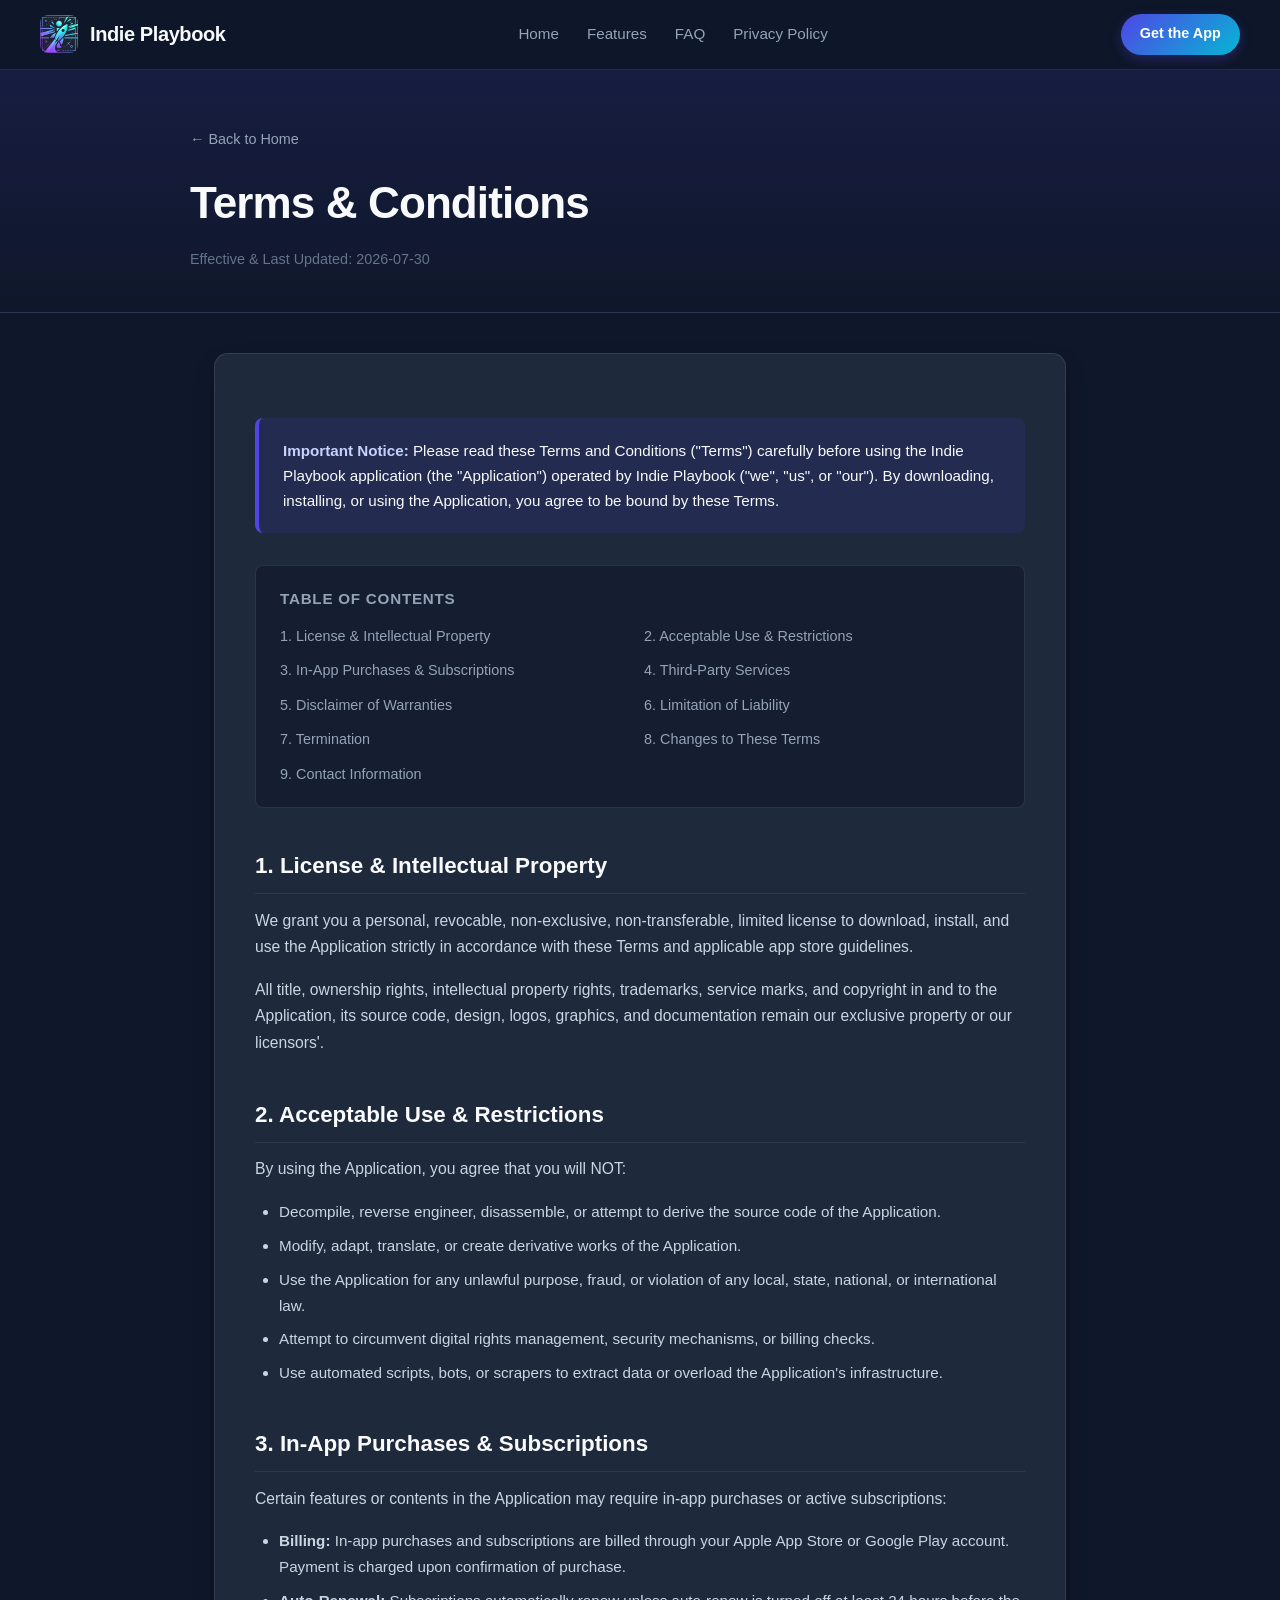
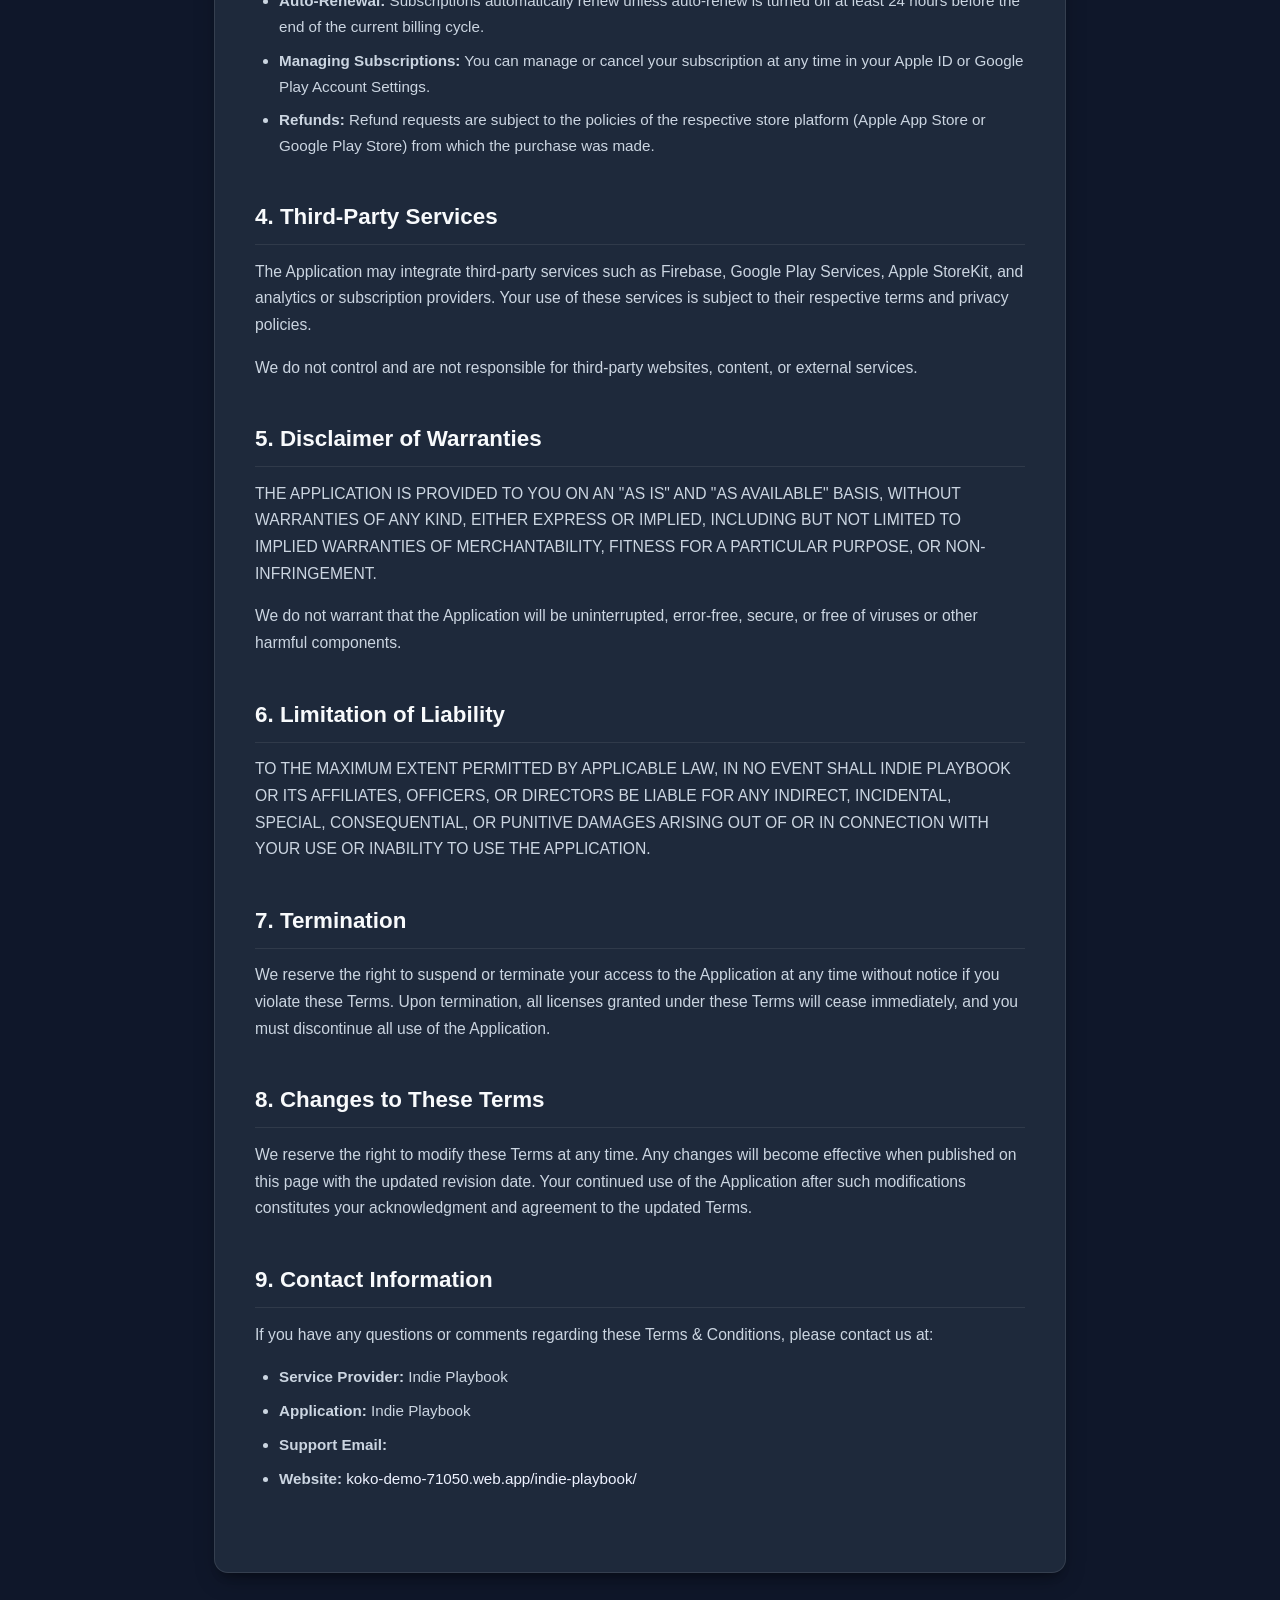
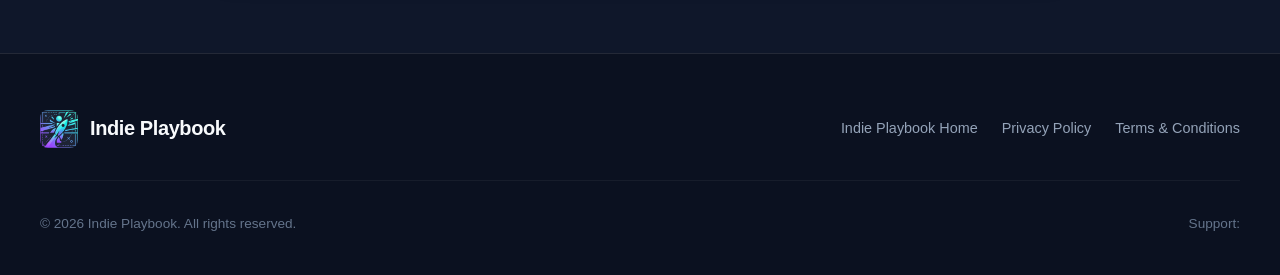
<file: Web/public/terms-conditions.html>
<!DOCTYPE html>
<html lang="en">
<head>
    <meta charset="UTF-8">
    <meta name="viewport" content="width=device-width, initial-scale=1.0">
    <title>Terms &amp; Conditions — Indie Playbook</title>
    <meta name="description" content="Terms and Conditions of use for Indie Playbook application and associated services.">
    <link rel="icon" href="indie-playbook/images/favicon.png" type="image/png">
    <link rel="stylesheet" href="styles-indie.css">
</head>
<body>

    <!-- Site Header -->
    <header class="site-header">
        <div class="nav-container">
            <a href="indie-playbook/" class="brand-link">
                <img src="indie-playbook/images/icon.png" alt="Indie Playbook logo" class="brand-logo" style="border-radius: 8px;">
                <span class="app-name">Indie Playbook</span>
            </a>
            <nav>
                <ul class="nav-menu">
                    <li><a href="indie-playbook/" class="nav-link">Home</a></li>
                    <li><a href="indie-playbook/#features" class="nav-link">Features</a></li>
                    <li><a href="indie-playbook/#faq" class="nav-link">FAQ</a></li>
                    <li><a href="privacy-policy.html" class="nav-link">Privacy Policy</a></li>
                </ul>
            </nav>
            <a href="indie-playbook/#download" class="nav-cta-btn">Get the App</a>
        </div>
    </header>

    <!-- Page Header -->
    <div class="legal-page-header">
        <div class="legal-header-container">
            <a href="indie-playbook/" class="legal-back-link">← Back to Home</a>
            <h1 class="legal-title">Terms &amp; Conditions</h1>
            <p class="legal-meta">Effective &amp; Last Updated: <span class="terms-and-services-last-update-date">2026-07-30</span></p>
        </div>
    </div>

    <!-- Main Content -->
    <main class="legal-container">
        <div class="legal-card">
            
            <div class="legal-callout">
                <strong>Important Notice:</strong> Please read these Terms and Conditions ("Terms") carefully before using the <span class="app-name">Indie Playbook</span> application (the "Application") operated by <span class="developer-or-company-name">Indie Playbook</span> ("we", "us", or "our"). By downloading, installing, or using the Application, you agree to be bound by these Terms.
            </div>

            <!-- Table of Contents -->
            <nav class="legal-toc">
                <div class="legal-toc-title">Table of Contents</div>
                <ul>
                    <li><a href="#terms-license">1. License &amp; Intellectual Property</a></li>
                    <li><a href="#terms-usage">2. Acceptable Use &amp; Restrictions</a></li>
                    <li><a href="#terms-billing">3. In-App Purchases &amp; Subscriptions</a></li>
                    <li><a href="#terms-third-party">4. Third-Party Services</a></li>
                    <li><a href="#terms-warranty">5. Disclaimer of Warranties</a></li>
                    <li><a href="#terms-liability">6. Limitation of Liability</a></li>
                    <li><a href="#terms-termination">7. Termination</a></li>
                    <li><a href="#terms-updates">8. Changes to These Terms</a></li>
                    <li><a href="#terms-contact">9. Contact Information</a></li>
                </ul>
            </nav>

            <!-- Section 1 -->
            <section id="terms-license" class="legal-section">
                <h2>1. License &amp; Intellectual Property</h2>
                <p>We grant you a personal, revocable, non-exclusive, non-transferable, limited license to download, install, and use the Application strictly in accordance with these Terms and applicable app store guidelines.</p>
                <p>All title, ownership rights, intellectual property rights, trademarks, service marks, and copyright in and to the Application, its source code, design, logos, graphics, and documentation remain our exclusive property or our licensors'.</p>
            </section>

            <!-- Section 2 -->
            <section id="terms-usage" class="legal-section">
                <h2>2. Acceptable Use &amp; Restrictions</h2>
                <p>By using the Application, you agree that you will NOT:</p>
                <ul>
                    <li>Decompile, reverse engineer, disassemble, or attempt to derive the source code of the Application.</li>
                    <li>Modify, adapt, translate, or create derivative works of the Application.</li>
                    <li>Use the Application for any unlawful purpose, fraud, or violation of any local, state, national, or international law.</li>
                    <li>Attempt to circumvent digital rights management, security mechanisms, or billing checks.</li>
                    <li>Use automated scripts, bots, or scrapers to extract data or overload the Application's infrastructure.</li>
                </ul>
            </section>

            <!-- Section 3 -->
            <section id="terms-billing" class="legal-section">
                <h2>3. In-App Purchases &amp; Subscriptions</h2>
                <p>Certain features or contents in the Application may require in-app purchases or active subscriptions:</p>
                <ul>
                    <li><strong>Billing:</strong> In-app purchases and subscriptions are billed through your Apple App Store or Google Play account. Payment is charged upon confirmation of purchase.</li>
                    <li><strong>Auto-Renewal:</strong> Subscriptions automatically renew unless auto-renew is turned off at least 24 hours before the end of the current billing cycle.</li>
                    <li><strong>Managing Subscriptions:</strong> You can manage or cancel your subscription at any time in your Apple ID or Google Play Account Settings.</li>
                    <li><strong>Refunds:</strong> Refund requests are subject to the policies of the respective store platform (Apple App Store or Google Play Store) from which the purchase was made.</li>
                </ul>
            </section>

            <!-- Section 4 -->
            <section id="terms-third-party" class="legal-section">
                <h2>4. Third-Party Services</h2>
                <p>The Application may integrate third-party services such as Firebase, Google Play Services, Apple StoreKit, and analytics or subscription providers. Your use of these services is subject to their respective terms and privacy policies.</p>
                <p>We do not control and are not responsible for third-party websites, content, or external services.</p>
            </section>

            <!-- Section 5 -->
            <section id="terms-warranty" class="legal-section">
                <h2>5. Disclaimer of Warranties</h2>
                <p>THE APPLICATION IS PROVIDED TO YOU ON AN "AS IS" AND "AS AVAILABLE" BASIS, WITHOUT WARRANTIES OF ANY KIND, EITHER EXPRESS OR IMPLIED, INCLUDING BUT NOT LIMITED TO IMPLIED WARRANTIES OF MERCHANTABILITY, FITNESS FOR A PARTICULAR PURPOSE, OR NON-INFRINGEMENT.</p>
                <p>We do not warrant that the Application will be uninterrupted, error-free, secure, or free of viruses or other harmful components.</p>
            </section>

            <!-- Section 6 -->
            <section id="terms-liability" class="legal-section">
                <h2>6. Limitation of Liability</h2>
                <p>TO THE MAXIMUM EXTENT PERMITTED BY APPLICABLE LAW, IN NO EVENT SHALL <span class="developer-or-company-name">INDIE PLAYBOOK</span> OR ITS AFFILIATES, OFFICERS, OR DIRECTORS BE LIABLE FOR ANY INDIRECT, INCIDENTAL, SPECIAL, CONSEQUENTIAL, OR PUNITIVE DAMAGES ARISING OUT OF OR IN CONNECTION WITH YOUR USE OR INABILITY TO USE THE APPLICATION.</p>
            </section>

            <!-- Section 7 -->
            <section id="terms-termination" class="legal-section">
                <h2>7. Termination</h2>
                <p>We reserve the right to suspend or terminate your access to the Application at any time without notice if you violate these Terms. Upon termination, all licenses granted under these Terms will cease immediately, and you must discontinue all use of the Application.</p>
            </section>

            <!-- Section 8 -->
            <section id="terms-updates" class="legal-section">
                <h2>8. Changes to These Terms</h2>
                <p>We reserve the right to modify these Terms at any time. Any changes will become effective when published on this page with the updated revision date. Your continued use of the Application after such modifications constitutes your acknowledgment and agreement to the updated Terms.</p>
            </section>

            <!-- Section 9 -->
            <section id="terms-contact" class="legal-section">
                <h2>9. Contact Information</h2>
                <p>If you have any questions or comments regarding these Terms &amp; Conditions, please contact us at:</p>
                <ul>
                    <li><strong>Service Provider:</strong> <span class="developer-or-company-name">Indie Playbook</span></li>
                    <li><strong>Application:</strong> <span class="app-name">Indie Playbook</span></li>
                    <li><strong>Support Email:</strong> <a href="mailto:" class="contact-email"></a></li>
                    <li><strong>Website:</strong> <a href="indie-playbook/">koko-demo-71050.web.app/indie-playbook/</a></li>
                </ul>
            </section>

        </div>
    </main>

    <!-- Footer -->
    <footer class="site-footer">
        <div class="footer-container">
            <div class="footer-top">
                <a href="indie-playbook/" class="brand-link">
                    <img src="indie-playbook/images/icon.png" alt="Indie Playbook logo" class="brand-logo" style="border-radius: 8px;">
                    <span class="app-name">Indie Playbook</span>
                </a>
                <ul class="footer-links">
                    <li><a href="indie-playbook/">Indie Playbook Home</a></li>
                    <li><a href="privacy-policy.html">Privacy Policy</a></li>
                    <li><a href="terms-conditions.html">Terms &amp; Conditions</a></li>
                </ul>
            </div>
            <div class="footer-bottom">
                <p>&copy; <span class="current-year">2026</span> <span class="app-name">Indie Playbook</span>. All rights reserved.</p>
                <p>Support: <a href="mailto:" class="contact-email"></a></p>
            </div>
        </div>
    </footer>

    <script src="config-indie.js"></script>
    <script src="updateContent-indie.js"></script>
</body>
</html>
</file>
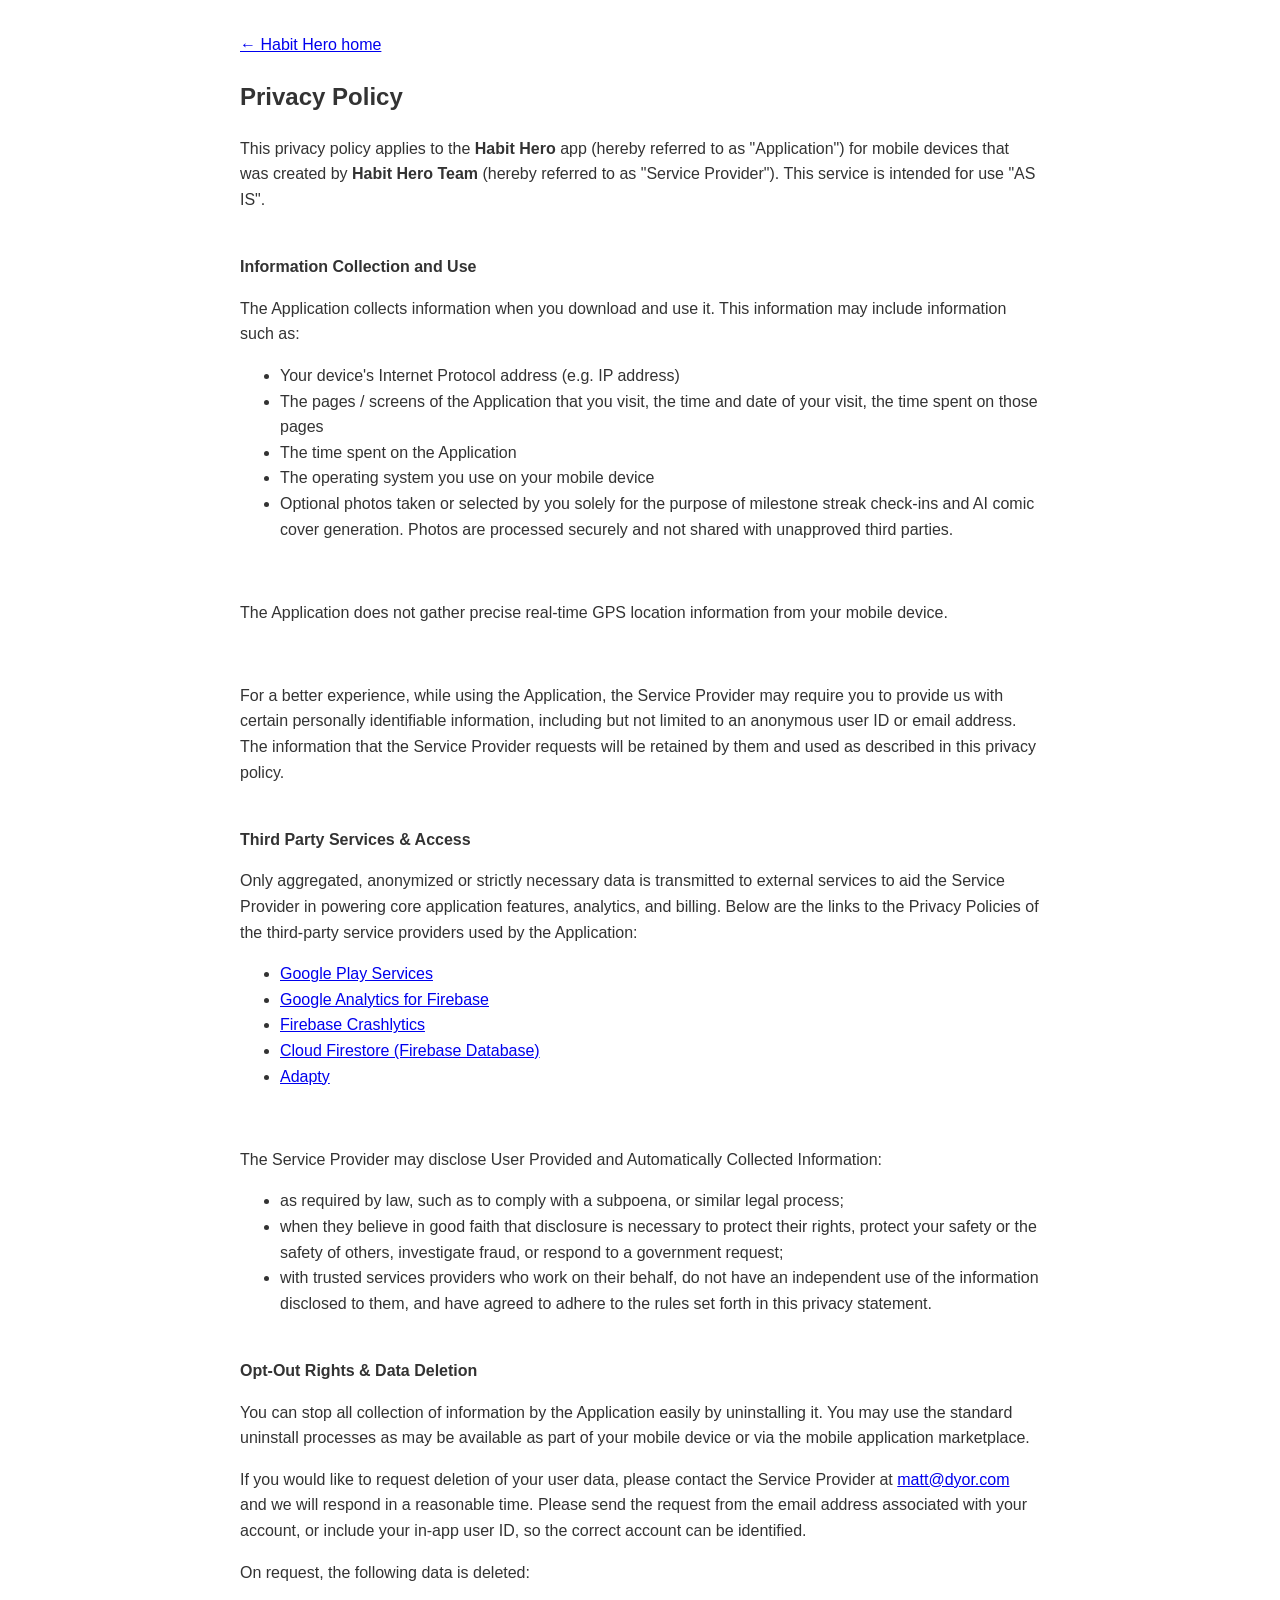
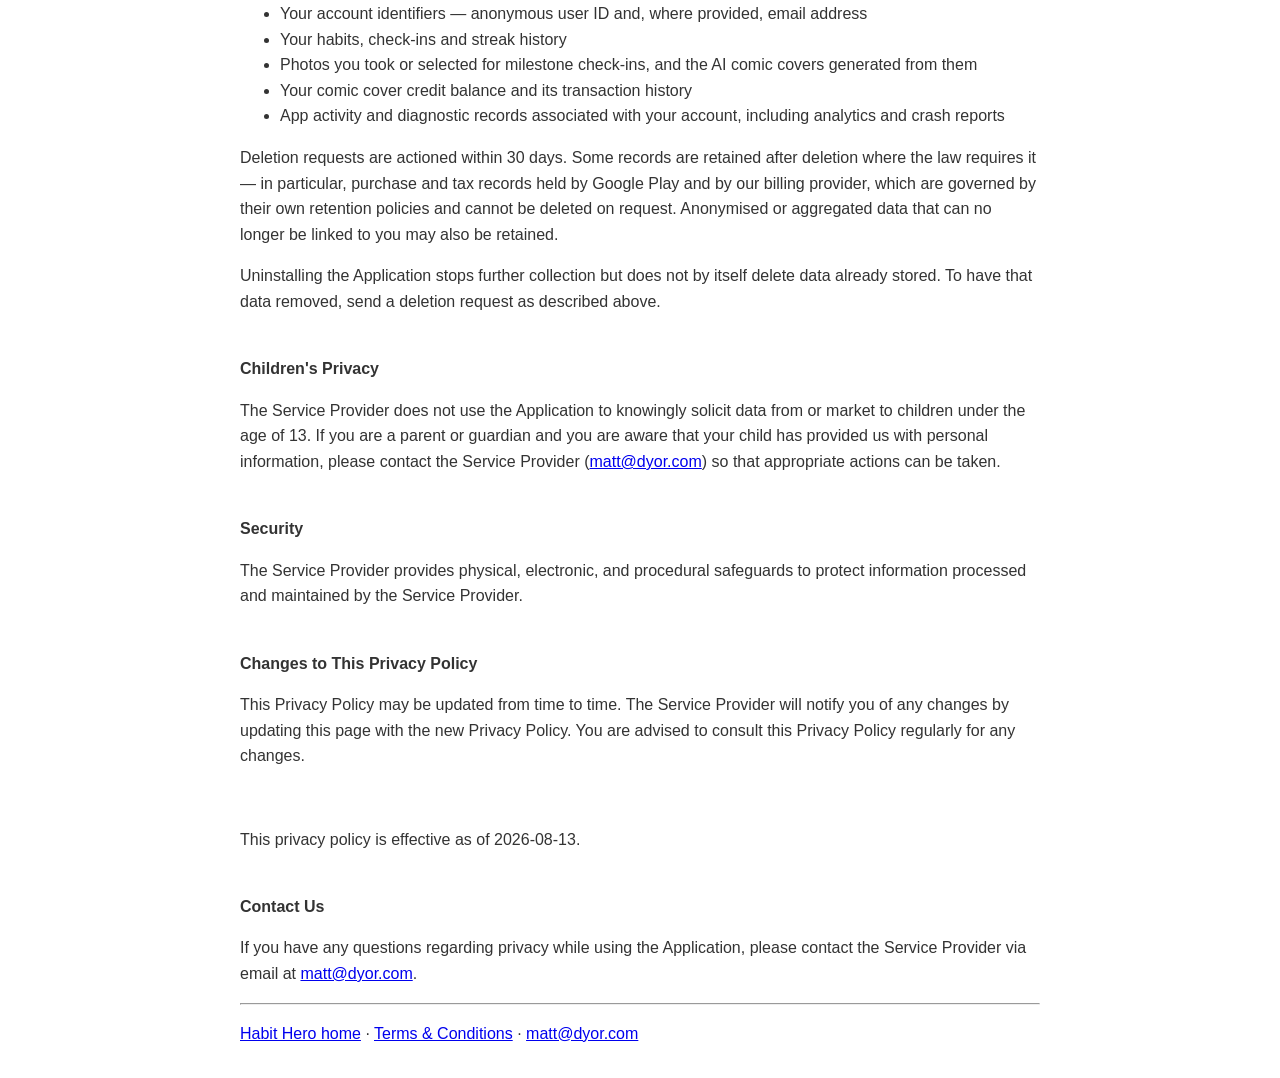
<file: Web/public/habit-hero/privacy-policy.html>
<!DOCTYPE html>
<html>

<head>
    <meta charset='utf-8'>
    <meta name='viewport' content='width=device-width'>
    <title>Privacy Policy - Habit Hero</title>
    <style>
        body {
            font-family: 'Helvetica Neue', Helvetica, Arial, sans-serif;
            padding: 1em;
            max-width: 800px;
            margin: 0 auto;
            line-height: 1.6;
            color: #333;
        }
    </style>
</head>

<body>
    <p><a href="./">&larr; Habit Hero home</a></p>
    <h2>Privacy Policy</h2>
    <p>This privacy policy applies to the <strong class="app-name">Habit Hero</strong> app (hereby referred to as "Application") for mobile devices that
        was created by <strong class="developer-or-company-name">Habit Hero Team</strong> (hereby referred to as "Service Provider"). This service is
        intended for use "AS IS".</p><br><strong>Information Collection and Use</strong>
    <p>The Application collects information when you download and use it. This information may include information such
        as: </p>
    <ul>
        <li>Your device's Internet Protocol address (e.g. IP address)</li>
        <li>The pages / screens of the Application that you visit, the time and date of your visit, the time spent on those pages</li>
        <li>The time spent on the Application</li>
        <li>The operating system you use on your mobile device</li>
        <li>Optional photos taken or selected by you solely for the purpose of milestone streak check-ins and AI comic cover generation. Photos are processed securely and not shared with unapproved third parties.</li>
    </ul>
    <br>
    <p>The Application does not gather precise real-time GPS location information from your mobile device.</p>
    <br>
    <p>For a better experience, while using the Application, the Service Provider may require you to provide us with
        certain personally identifiable information, including but not limited to an anonymous user ID or email address. The information that
        the Service Provider requests will be retained by them and used as described in this privacy policy.</p>
    <br><strong>Third Party Services &amp; Access</strong>
    <p>Only aggregated, anonymized or strictly necessary data is transmitted to external services to aid the Service Provider in
        powering core application features, analytics, and billing. Below are the links to the Privacy Policies of the third-party service providers used by the
        Application:</p>
    <ul>
        <li><a href="https://www.google.com/policies/privacy/" target="_blank" rel="noopener noreferrer">Google Play Services</a></li>
        <li><a href="https://firebase.google.com/support/privacy" target="_blank" rel="noopener noreferrer">Google Analytics for Firebase</a></li>
        <li><a href="https://firebase.google.com/support/privacy/" target="_blank" rel="noopener noreferrer">Firebase Crashlytics</a></li>
        <li><a href="https://firebase.google.com/support/privacy/" target="_blank" rel="noopener noreferrer">Cloud Firestore (Firebase Database)</a></li>
        <li><a href="https://adapty.io/privacy" target="_blank" rel="noopener noreferrer">Adapty</a></li>
    </ul>
    <br>
    <p>The Service Provider may disclose User Provided and Automatically Collected Information:</p>
    <ul>
        <li>as required by law, such as to comply with a subpoena, or similar legal process;</li>
        <li>when they believe in good faith that disclosure is necessary to protect their rights, protect your safety or
            the safety of others, investigate fraud, or respond to a government request;</li>
        <li>with trusted services providers who work on their behalf, do not have an independent use of the
            information disclosed to them, and have agreed to adhere to the rules set forth in this privacy statement.
        </li>
    </ul>
    <br><strong>Opt-Out Rights &amp; Data Deletion</strong>
    <p>You can stop all collection of information by the Application easily by uninstalling it. You may use the standard
        uninstall processes as may be available as part of your mobile device or via the mobile application marketplace.</p>
    <p>If you would like to request deletion of your user data, please contact the Service Provider at <a href="mailto:matt@dyor.com" class="contact-email">matt@dyor.com</a> and we will respond in a reasonable time. Please send the request from the email address associated with your account, or include your in-app user ID, so the correct account can be identified.</p>
    <p>On request, the following data is deleted:</p>
    <ul>
        <li>Your account identifiers — anonymous user ID and, where provided, email address</li>
        <li>Your habits, check-ins and streak history</li>
        <li>Photos you took or selected for milestone check-ins, and the AI comic covers generated from them</li>
        <li>Your comic cover credit balance and its transaction history</li>
        <li>App activity and diagnostic records associated with your account, including analytics and crash reports</li>
    </ul>
    <p>Deletion requests are actioned within 30 days. Some records are retained after deletion where the law requires it — in particular, purchase and tax records held by Google Play and by our billing provider, which are governed by their own retention policies and cannot be deleted on request. Anonymised or aggregated data that can no longer be linked to you may also be retained.</p>
    <p>Uninstalling the Application stops further collection but does not by itself delete data already stored. To have that data removed, send a deletion request as described above.</p>
    <br><strong>Children's Privacy</strong>
    <p>The Service Provider does not use the Application to knowingly solicit data from or market to children under the
        age of 13. If you are a parent or guardian and you are aware that your child has provided us with personal information, please contact the Service Provider (<a href="mailto:matt@dyor.com" class="contact-email">matt@dyor.com</a>) so that appropriate actions can be taken.</p>
    <br><strong>Security</strong>
    <p>The Service Provider provides physical, electronic, and procedural safeguards to protect information processed and maintained by the Service Provider.</p>
    <br><strong>Changes to This Privacy Policy</strong>
    <p>This Privacy Policy may be updated from time to time. The Service Provider will notify you of any changes by updating this page with the new Privacy Policy. You are advised to consult this Privacy Policy regularly for any changes.</p>
    <br>
    <p>This privacy policy is effective as of <span class="privacy-policy-last-update-date">2026-08-13</span>.</p>
    <br><strong>Contact Us</strong>
    <p>If you have any questions regarding privacy while using the Application, please contact the Service Provider via email at <a href="mailto:matt@dyor.com" class="contact-email">matt@dyor.com</a>.</p>
    <hr>
    <p><a href="./">Habit Hero home</a> · <a href="terms-conditions.html">Terms &amp; Conditions</a> · <a href="mailto:matt@dyor.com" class="contact-email">Contact</a></p>

    <script src="updateContent.js"></script>

</body>

</html>
</file>
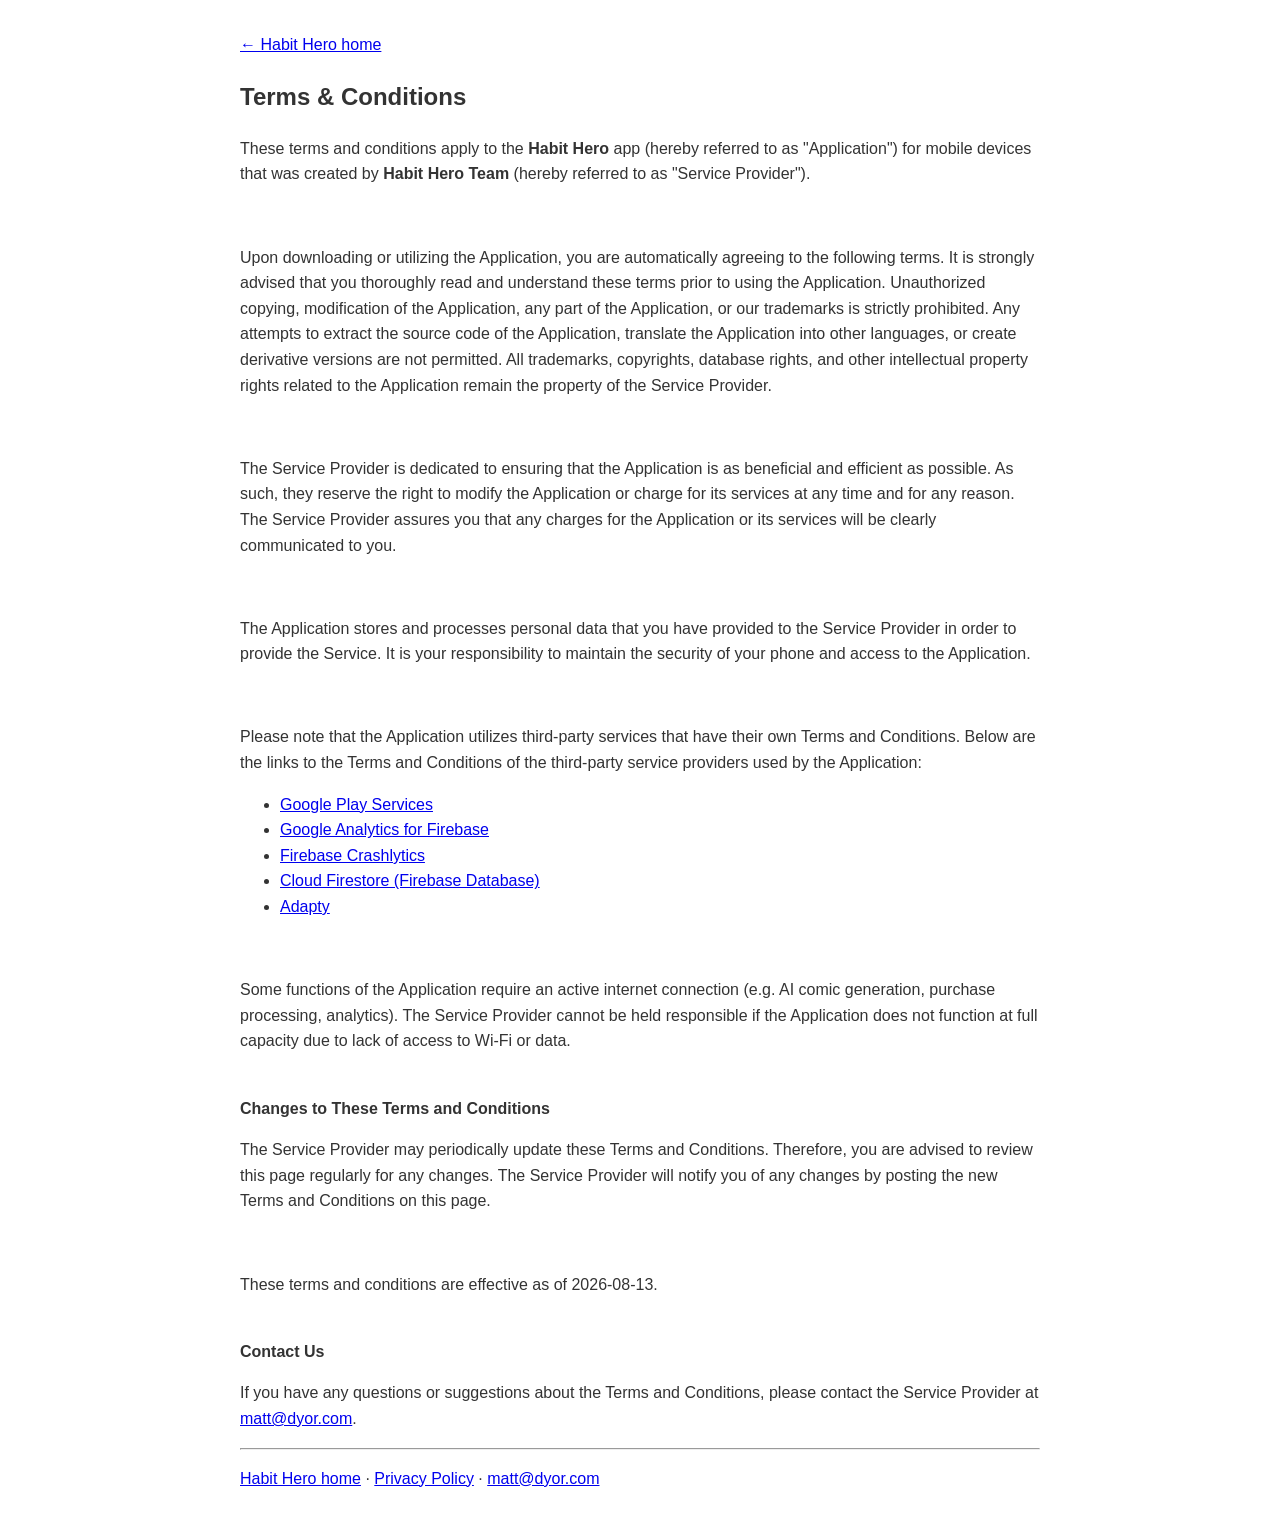
<file: Web/public/habit-hero/terms-conditions.html>
<!DOCTYPE html>
<html>

<head>
    <meta charset='utf-8'>
    <meta name='viewport' content='width=device-width'>
    <title>Terms &amp; Conditions - Habit Hero</title>
    <style>
        body {
            font-family: 'Helvetica Neue', Helvetica, Arial, sans-serif;
            padding: 1em;
            max-width: 800px;
            margin: 0 auto;
            line-height: 1.6;
            color: #333;
        }
    </style>
</head>

<body>
    <p><a href="./">&larr; Habit Hero home</a></p>
    <h2>Terms &amp; Conditions</h2>
    <p>These terms and conditions apply to the <strong class="app-name">Habit Hero</strong> app (hereby referred to as "Application") for mobile devices
        that was created by <strong class="developer-or-company-name">Habit Hero Team</strong> (hereby referred to as "Service Provider").</p>
    <br>
    <p>Upon downloading or utilizing the Application, you are automatically agreeing to the following terms. It is
        strongly advised that you thoroughly read and understand these terms prior to using the Application.
        Unauthorized copying, modification of the Application, any part of the Application, or our trademarks is
        strictly prohibited. Any attempts to extract the source code of the Application, translate the Application into
        other languages, or create derivative versions are not permitted. All trademarks, copyrights, database rights,
        and other intellectual property rights related to the Application remain the property of the Service Provider.
    </p>
    <br>
    <p>The Service Provider is dedicated to ensuring that the Application is as beneficial and efficient as possible. As
        such, they reserve the right to modify the Application or charge for its services at any time and for any
        reason. The Service Provider assures you that any charges for the Application or its services will be clearly
        communicated to you.</p>
    <br>
    <p>The Application stores and processes personal data that you have provided to the Service Provider in order to
        provide the Service. It is your responsibility to maintain the security of your phone and access to the
        Application.</p>
    <br>
    <div>
        <p>Please note that the Application utilizes third-party services that have their own Terms and Conditions.
            Below are the links to the Terms and Conditions of the third-party service providers used by the
            Application:</p>
        <ul>
            <li><a href="https://policies.google.com/terms" target="_blank" rel="noopener noreferrer">Google Play Services</a></li>
            <li><a href="https://www.google.com/analytics/terms/" target="_blank" rel="noopener noreferrer">Google Analytics for Firebase</a></li>
            <li><a href="https://firebase.google.com/terms/crashlytics" target="_blank" rel="noopener noreferrer">Firebase Crashlytics</a></li>
            <li><a href="https://firebase.google.com/terms/" target="_blank" rel="noopener noreferrer">Cloud Firestore (Firebase Database)</a></li>
            <li><a href="https://adapty.io/terms" target="_blank" rel="noopener noreferrer">Adapty</a></li>
        </ul>
    </div>
    <br>
    <p>Some functions of the Application require an active internet connection (e.g. AI comic generation, purchase processing, analytics). The Service Provider cannot be held responsible if the Application does not function at full capacity due to lack of access to Wi-Fi or data.</p>
    <br><strong>Changes to These Terms and Conditions</strong>
    <p>The Service Provider may periodically update these Terms and Conditions. Therefore, you are advised to review
        this page regularly for any changes. The Service Provider will notify you of any changes by posting the new
        Terms and Conditions on this page.</p>
    <br>
    <p>These terms and conditions are effective as of <span class="terms-and-services-last-update-date">2026-08-13</span>.</p>
    <br><strong>Contact Us</strong>
    <p>If you have any questions or suggestions about the Terms and Conditions, please contact the
        Service Provider at <a href="mailto:matt@dyor.com" class="contact-email">matt@dyor.com</a>.</p>
    <hr>
    <p><a href="./">Habit Hero home</a> · <a href="privacy-policy.html">Privacy Policy</a> · <a href="mailto:matt@dyor.com" class="contact-email">Contact</a></p>

    <script src="updateContent.js"></script>
</body>

</html>
</file>
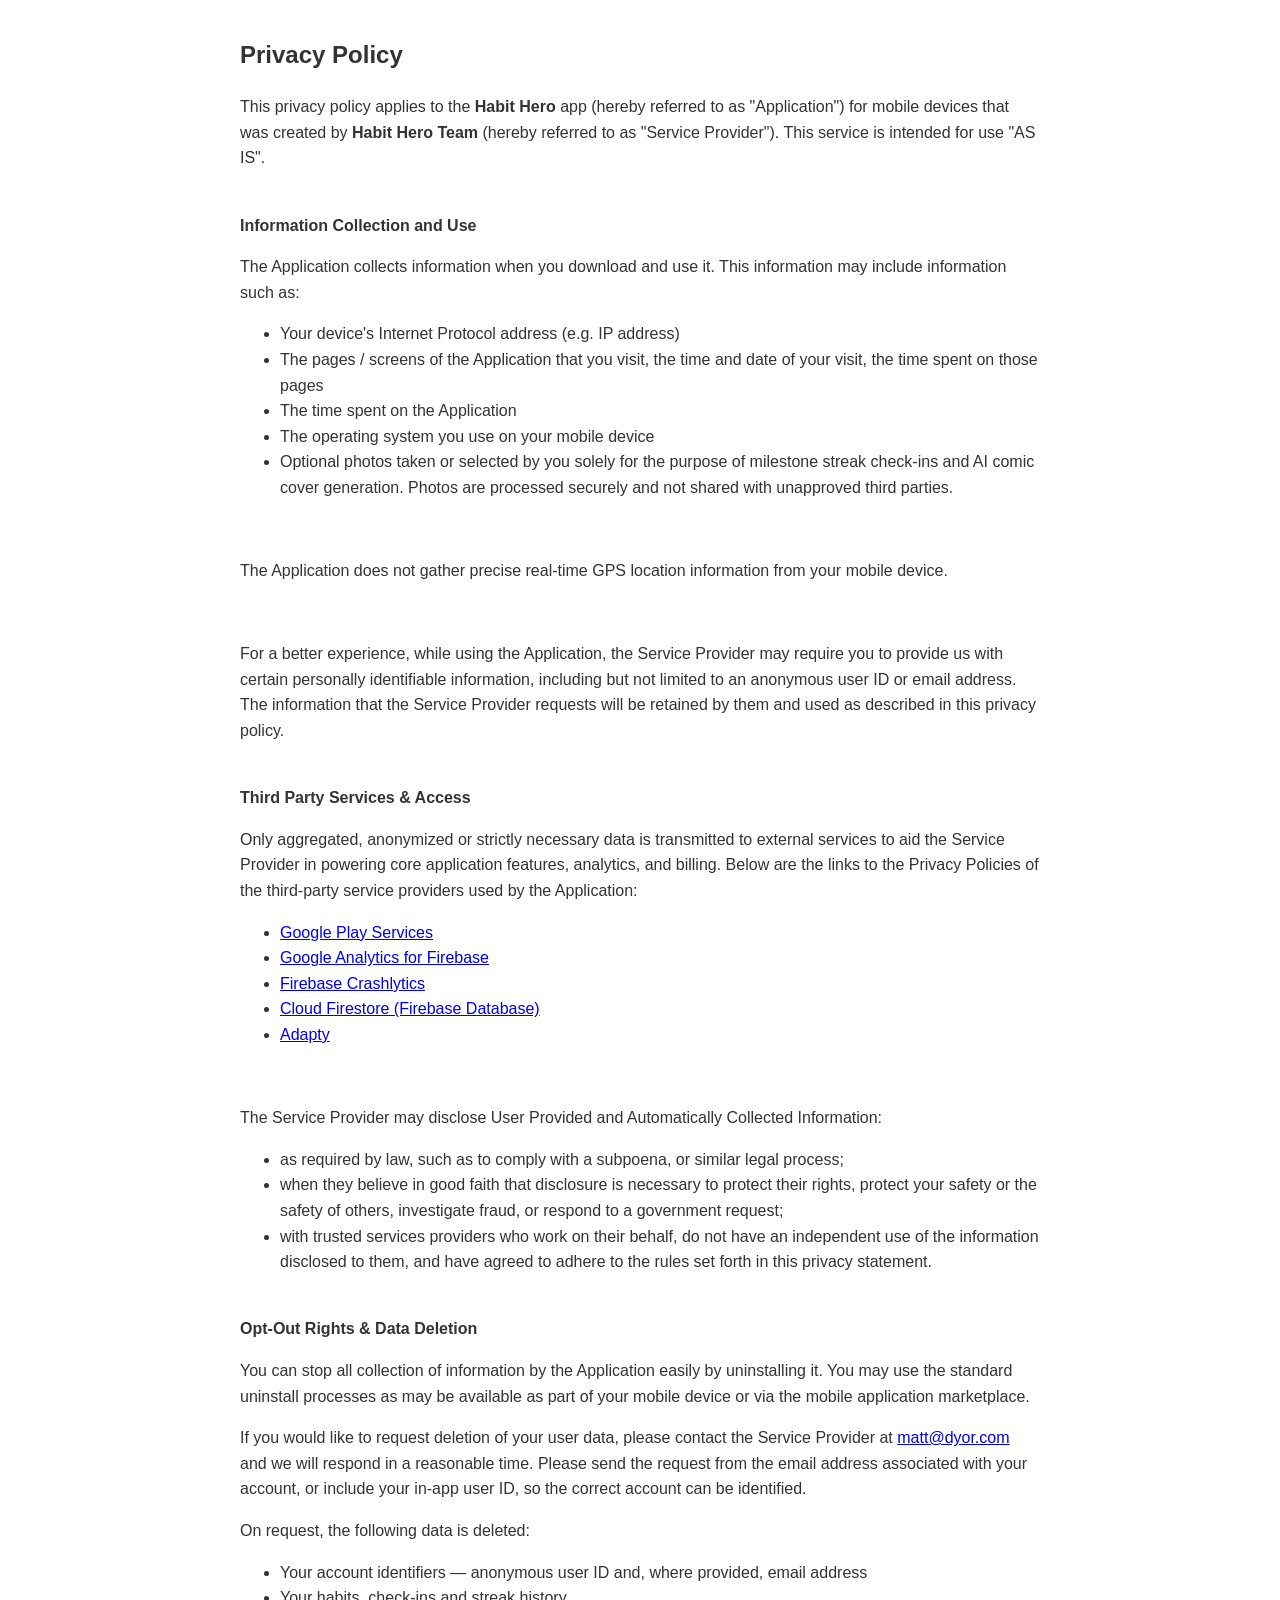
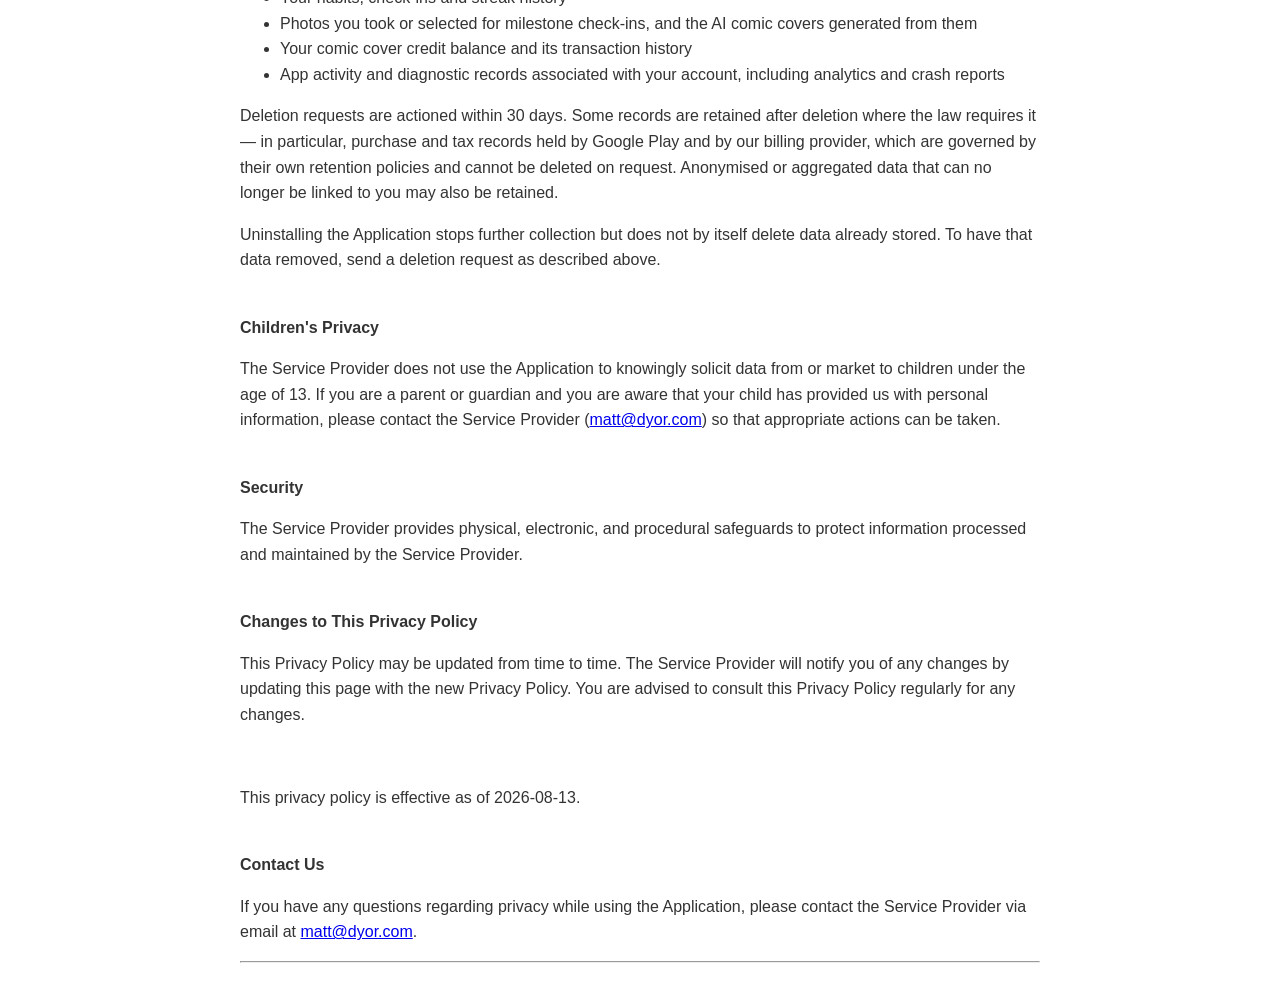
<file: Web/public/herohabit/privacy-policy.html>
<!DOCTYPE html>
<html>

<head>
    <meta charset='utf-8'>
    <meta name='viewport' content='width=device-width'>
    <title>Privacy Policy - Habit Hero</title>
    <style>
        body {
            font-family: 'Helvetica Neue', Helvetica, Arial, sans-serif;
            padding: 1em;
            max-width: 800px;
            margin: 0 auto;
            line-height: 1.6;
            color: #333;
        }
    </style>
</head>

<body>
    <h2>Privacy Policy</h2>
    <p>This privacy policy applies to the <strong class="app-name">Habit Hero</strong> app (hereby referred to as "Application") for mobile devices that
        was created by <strong class="developer-or-company-name">Habit Hero Team</strong> (hereby referred to as "Service Provider"). This service is
        intended for use "AS IS".</p><br><strong>Information Collection and Use</strong>
    <p>The Application collects information when you download and use it. This information may include information such
        as: </p>
    <ul>
        <li>Your device's Internet Protocol address (e.g. IP address)</li>
        <li>The pages / screens of the Application that you visit, the time and date of your visit, the time spent on those pages</li>
        <li>The time spent on the Application</li>
        <li>The operating system you use on your mobile device</li>
        <li>Optional photos taken or selected by you solely for the purpose of milestone streak check-ins and AI comic cover generation. Photos are processed securely and not shared with unapproved third parties.</li>
    </ul>
    <br>
    <p>The Application does not gather precise real-time GPS location information from your mobile device.</p>
    <br>
    <p>For a better experience, while using the Application, the Service Provider may require you to provide us with
        certain personally identifiable information, including but not limited to an anonymous user ID or email address. The information that
        the Service Provider requests will be retained by them and used as described in this privacy policy.</p>
    <br><strong>Third Party Services &amp; Access</strong>
    <p>Only aggregated, anonymized or strictly necessary data is transmitted to external services to aid the Service Provider in
        powering core application features, analytics, and billing. Below are the links to the Privacy Policies of the third-party service providers used by the
        Application:</p>
    <ul>
        <li><a href="https://www.google.com/policies/privacy/" target="_blank" rel="noopener noreferrer">Google Play Services</a></li>
        <li><a href="https://firebase.google.com/support/privacy" target="_blank" rel="noopener noreferrer">Google Analytics for Firebase</a></li>
        <li><a href="https://firebase.google.com/support/privacy/" target="_blank" rel="noopener noreferrer">Firebase Crashlytics</a></li>
        <li><a href="https://firebase.google.com/support/privacy/" target="_blank" rel="noopener noreferrer">Cloud Firestore (Firebase Database)</a></li>
        <li><a href="https://adapty.io/privacy" target="_blank" rel="noopener noreferrer">Adapty</a></li>
    </ul>
    <br>
    <p>The Service Provider may disclose User Provided and Automatically Collected Information:</p>
    <ul>
        <li>as required by law, such as to comply with a subpoena, or similar legal process;</li>
        <li>when they believe in good faith that disclosure is necessary to protect their rights, protect your safety or
            the safety of others, investigate fraud, or respond to a government request;</li>
        <li>with trusted services providers who work on their behalf, do not have an independent use of the
            information disclosed to them, and have agreed to adhere to the rules set forth in this privacy statement.
        </li>
    </ul>
    <br><strong>Opt-Out Rights &amp; Data Deletion</strong>
    <p>You can stop all collection of information by the Application easily by uninstalling it. You may use the standard
        uninstall processes as may be available as part of your mobile device or via the mobile application marketplace.</p>
    <p>If you would like to request deletion of your user data, please contact the Service Provider at <a href="mailto:matt@dyor.com" class="contact-email">matt@dyor.com</a> and we will respond in a reasonable time. Please send the request from the email address associated with your account, or include your in-app user ID, so the correct account can be identified.</p>
    <p>On request, the following data is deleted:</p>
    <ul>
        <li>Your account identifiers — anonymous user ID and, where provided, email address</li>
        <li>Your habits, check-ins and streak history</li>
        <li>Photos you took or selected for milestone check-ins, and the AI comic covers generated from them</li>
        <li>Your comic cover credit balance and its transaction history</li>
        <li>App activity and diagnostic records associated with your account, including analytics and crash reports</li>
    </ul>
    <p>Deletion requests are actioned within 30 days. Some records are retained after deletion where the law requires it — in particular, purchase and tax records held by Google Play and by our billing provider, which are governed by their own retention policies and cannot be deleted on request. Anonymised or aggregated data that can no longer be linked to you may also be retained.</p>
    <p>Uninstalling the Application stops further collection but does not by itself delete data already stored. To have that data removed, send a deletion request as described above.</p>
    <br><strong>Children's Privacy</strong>
    <p>The Service Provider does not use the Application to knowingly solicit data from or market to children under the
        age of 13. If you are a parent or guardian and you are aware that your child has provided us with personal information, please contact the Service Provider (<a href="mailto:matt@dyor.com" class="contact-email">matt@dyor.com</a>) so that appropriate actions can be taken.</p>
    <br><strong>Security</strong>
    <p>The Service Provider provides physical, electronic, and procedural safeguards to protect information processed and maintained by the Service Provider.</p>
    <br><strong>Changes to This Privacy Policy</strong>
    <p>This Privacy Policy may be updated from time to time. The Service Provider will notify you of any changes by updating this page with the new Privacy Policy. You are advised to consult this Privacy Policy regularly for any changes.</p>
    <br>
    <p>This privacy policy is effective as of <span class="privacy-policy-last-update-date">2026-08-13</span>.</p>
    <br><strong>Contact Us</strong>
    <p>If you have any questions regarding privacy while using the Application, please contact the Service Provider via email at <a href="mailto:matt@dyor.com" class="contact-email">matt@dyor.com</a>.</p>
    <hr>

    <script src="updateContent.js"></script>

</body>

</html>
</file>
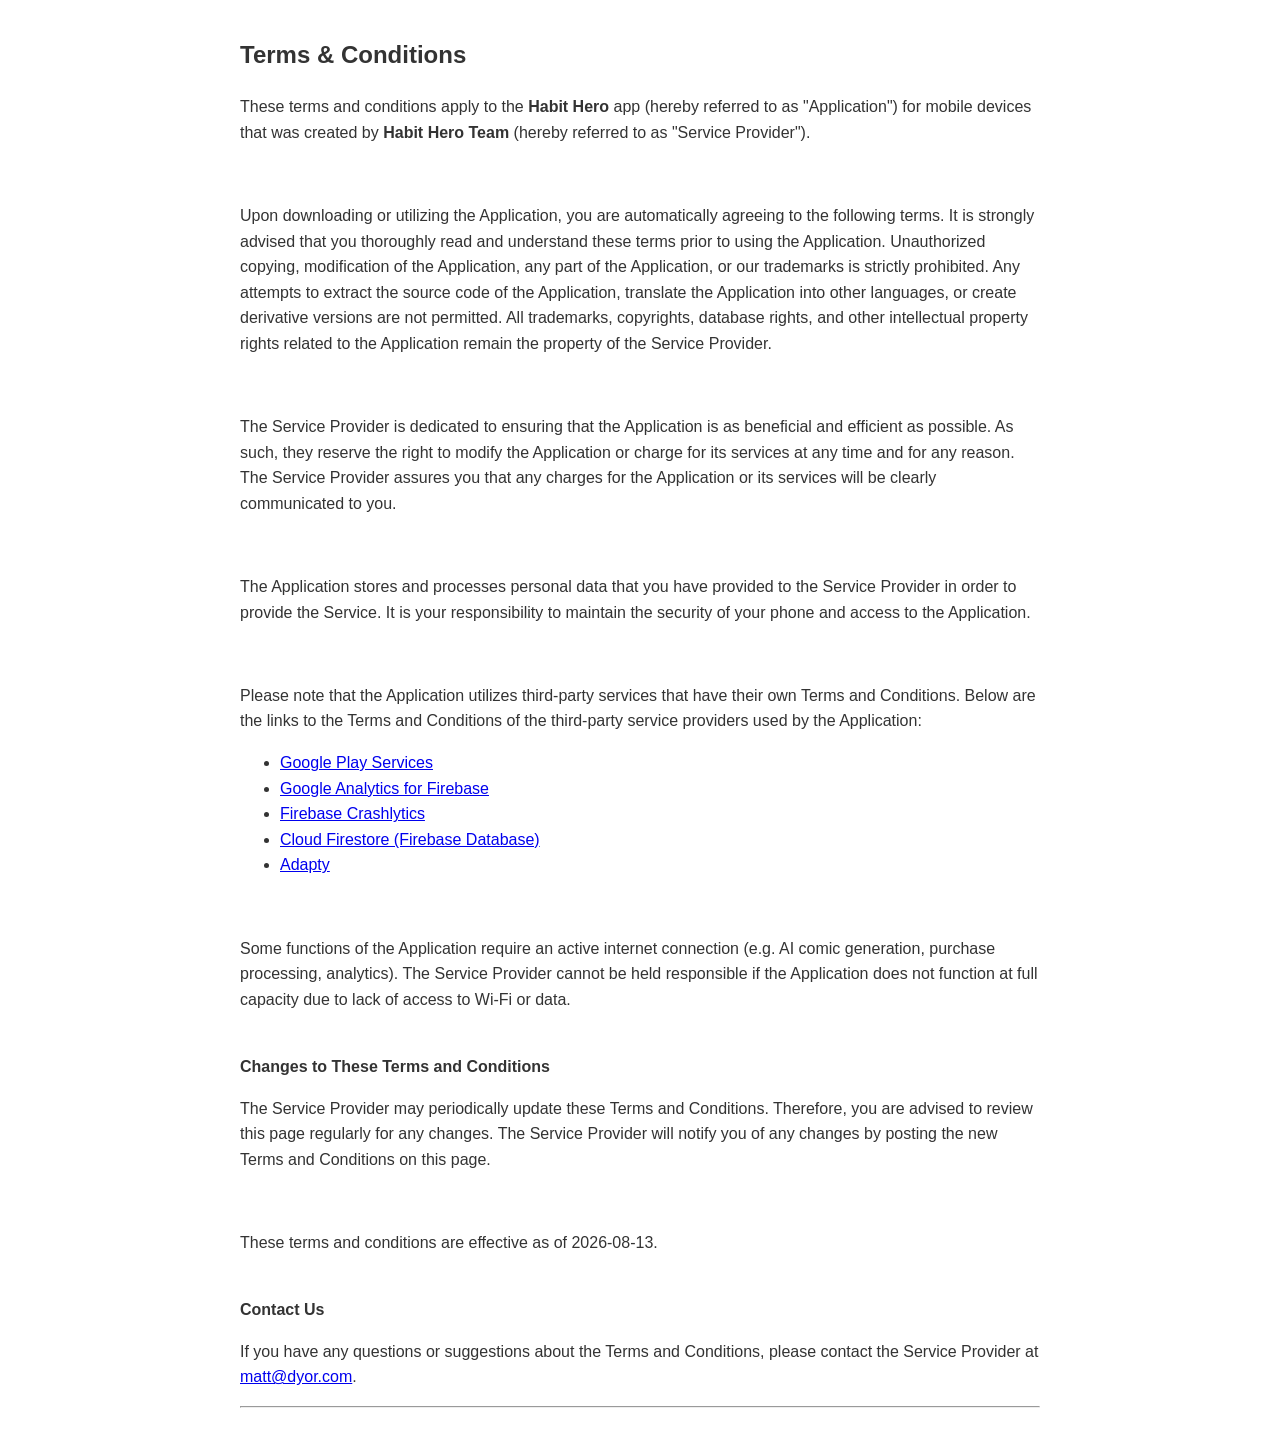
<file: Web/public/herohabit/terms-conditions.html>
<!DOCTYPE html>
<html>

<head>
    <meta charset='utf-8'>
    <meta name='viewport' content='width=device-width'>
    <title>Terms &amp; Conditions - Habit Hero</title>
    <style>
        body {
            font-family: 'Helvetica Neue', Helvetica, Arial, sans-serif;
            padding: 1em;
            max-width: 800px;
            margin: 0 auto;
            line-height: 1.6;
            color: #333;
        }
    </style>
</head>

<body>
    <h2>Terms &amp; Conditions</h2>
    <p>These terms and conditions apply to the <strong class="app-name">Habit Hero</strong> app (hereby referred to as "Application") for mobile devices
        that was created by <strong class="developer-or-company-name">Habit Hero Team</strong> (hereby referred to as "Service Provider").</p>
    <br>
    <p>Upon downloading or utilizing the Application, you are automatically agreeing to the following terms. It is
        strongly advised that you thoroughly read and understand these terms prior to using the Application.
        Unauthorized copying, modification of the Application, any part of the Application, or our trademarks is
        strictly prohibited. Any attempts to extract the source code of the Application, translate the Application into
        other languages, or create derivative versions are not permitted. All trademarks, copyrights, database rights,
        and other intellectual property rights related to the Application remain the property of the Service Provider.
    </p>
    <br>
    <p>The Service Provider is dedicated to ensuring that the Application is as beneficial and efficient as possible. As
        such, they reserve the right to modify the Application or charge for its services at any time and for any
        reason. The Service Provider assures you that any charges for the Application or its services will be clearly
        communicated to you.</p>
    <br>
    <p>The Application stores and processes personal data that you have provided to the Service Provider in order to
        provide the Service. It is your responsibility to maintain the security of your phone and access to the
        Application.</p>
    <br>
    <div>
        <p>Please note that the Application utilizes third-party services that have their own Terms and Conditions.
            Below are the links to the Terms and Conditions of the third-party service providers used by the
            Application:</p>
        <ul>
            <li><a href="https://policies.google.com/terms" target="_blank" rel="noopener noreferrer">Google Play Services</a></li>
            <li><a href="https://www.google.com/analytics/terms/" target="_blank" rel="noopener noreferrer">Google Analytics for Firebase</a></li>
            <li><a href="https://firebase.google.com/terms/crashlytics" target="_blank" rel="noopener noreferrer">Firebase Crashlytics</a></li>
            <li><a href="https://firebase.google.com/terms/" target="_blank" rel="noopener noreferrer">Cloud Firestore (Firebase Database)</a></li>
            <li><a href="https://adapty.io/terms" target="_blank" rel="noopener noreferrer">Adapty</a></li>
        </ul>
    </div>
    <br>
    <p>Some functions of the Application require an active internet connection (e.g. AI comic generation, purchase processing, analytics). The Service Provider cannot be held responsible if the Application does not function at full capacity due to lack of access to Wi-Fi or data.</p>
    <br><strong>Changes to These Terms and Conditions</strong>
    <p>The Service Provider may periodically update these Terms and Conditions. Therefore, you are advised to review
        this page regularly for any changes. The Service Provider will notify you of any changes by posting the new
        Terms and Conditions on this page.</p>
    <br>
    <p>These terms and conditions are effective as of <span class="terms-and-services-last-update-date">2026-08-13</span>.</p>
    <br><strong>Contact Us</strong>
    <p>If you have any questions or suggestions about the Terms and Conditions, please contact the
        Service Provider at <a href="mailto:matt@dyor.com" class="contact-email">matt@dyor.com</a>.</p>
    <hr>

    <script src="updateContent.js"></script>
</body>

</html>
</file>
<file: Web/public/habit-hero/styles.css>
/* ==========================================================================
   Habit Hero — Modern Comic Hero Web Styling
   ========================================================================== */

:root {
    --bg-dark: #090D16;
    --bg-darker: #06090F;
    --bg-card: rgba(18, 24, 38, 0.85);
    --bg-card-hover: rgba(28, 36, 56, 0.95);
    --border-color: rgba(255, 255, 255, 0.09);
    --border-gold: #FFD54F;
    
    --primary: #6366F1;
    --primary-glow: rgba(99, 102, 241, 0.4);
    --accent-gold: #F59E0B;
    --accent-red: #EF4444;
    --accent-cyan: #06B6D4;
    --accent-green: #10B981;
    
    --text-primary: #F8FAFC;
    --text-secondary: #94A3B8;
    --text-muted: #64748B;
    
    --font-heading: 'Bungee', cursive, sans-serif;
    --font-body: 'Inter', -apple-system, BlinkMacSystemFont, "Segoe UI", Roboto, sans-serif;
}

/* Reset */
*, *::before, *::after {
    margin: 0;
    padding: 0;
    box-sizing: border-box;
}

html {
    scroll-behavior: smooth;
    color-scheme: dark;
}

body {
    font-family: var(--font-body);
    background-color: var(--bg-dark);
    color: var(--text-primary);
    line-height: 1.6;
    overflow-x: hidden;
    background-image: 
        radial-gradient(ellipse 80% 50% at 50% -20%, rgba(99, 102, 241, 0.25), transparent),
        radial-gradient(circle at 90% 40%, rgba(239, 68, 68, 0.12), transparent 40%),
        radial-gradient(circle at 10% 70%, rgba(6, 182, 212, 0.12), transparent 40%);
    background-attachment: fixed;
}

a {
    color: inherit;
    text-decoration: none;
}

img {
    max-width: 100%;
    height: auto;
    display: block;
}

/* ==========================================================================
   Navigation
   ========================================================================== */

.navbar {
    position: sticky;
    top: 0;
    z-index: 100;
    backdrop-filter: blur(16px);
    -webkit-backdrop-filter: blur(16px);
    background: rgba(9, 13, 22, 0.9);
    border-bottom: 1px solid var(--border-color);
    padding: 0.85rem 0;
    transition: all 0.3s ease;
}

.nav-container {
    max-width: 1200px;
    margin: 0 auto;
    padding: 0 1.5rem;
    display: flex;
    align-items: center;
    justify-content: space-between;
}

.logo-container {
    display: flex;
    align-items: center;
    gap: 0.75rem;
}

.logo {
    width: 38px;
    height: 38px;
    border-radius: 10px;
    filter: drop-shadow(0 0 10px rgba(99, 102, 241, 0.5));
}

.app-name {
    font-family: var(--font-heading);
    font-size: clamp(1.2rem, 3vw, 1.4rem);
    letter-spacing: 0.5px;
    background: linear-gradient(135deg, #FFD54F 0%, #F59E0B 100%);
    -webkit-background-clip: text;
    -webkit-text-fill-color: transparent;
}

.nav-links {
    display: flex;
    gap: 2rem;
    align-items: center;
}

.nav-links a {
    font-size: 0.95rem;
    font-weight: 500;
    color: var(--text-secondary);
    transition: color 0.2s ease;
}

.nav-links a:hover {
    color: var(--text-primary);
}

.nav-button {
    background: linear-gradient(135deg, var(--primary) 0%, #4F46E5 100%);
    color: #FFFFFF;
    font-weight: 700;
    font-size: 0.9rem;
    padding: 0.55rem 1.25rem;
    border-radius: 9999px;
    box-shadow: 0 0 20px var(--primary-glow);
    transition: transform 0.2s ease, box-shadow 0.2s ease;
    white-space: nowrap;
}

.nav-button:hover {
    transform: translateY(-2px);
    box-shadow: 0 0 30px rgba(99, 102, 241, 0.7);
}

/* ==========================================================================
   Hero Section
   ========================================================================== */

.hero {
    padding: 4rem 1.5rem 5rem;
    max-width: 1200px;
    margin: 0 auto;
}

.hero-container {
    display: grid;
    grid-template-columns: 1.15fr 0.85fr;
    gap: 3.5rem;
    align-items: center;
}

.hero-badge {
    display: inline-block;
    padding: 0.4rem 1rem;
    background: rgba(245, 158, 11, 0.15);
    border: 1px solid rgba(245, 158, 11, 0.4);
    color: #FFD54F;
    font-size: 0.8rem;
    font-weight: 700;
    letter-spacing: 1px;
    border-radius: 9999px;
    margin-bottom: 1.25rem;
}

.hero-title {
    font-size: clamp(2rem, 5vw, 3.2rem);
    font-weight: 900;
    line-height: 1.15;
    letter-spacing: -0.02em;
    margin-bottom: 1.25rem;
    background: linear-gradient(180deg, #FFFFFF 0%, #CBD5E1 100%);
    -webkit-background-clip: text;
    -webkit-text-fill-color: transparent;
}

.hero-subtitle {
    font-size: clamp(0.95rem, 2.5vw, 1.1rem);
    color: var(--text-secondary);
    line-height: 1.7;
    margin-bottom: 2rem;
}

.hero-subtitle strong {
    color: #FFD54F;
}

/* ==========================================================================
   Waitlist Component & Pricing Survey
   ========================================================================== */

.waitlist-card {
    background: var(--bg-card);
    border: 2px solid rgba(99, 102, 241, 0.35);
    border-radius: 20px;
    padding: 1.75rem;
    backdrop-filter: blur(16px);
    box-shadow: 0 15px 35px rgba(0, 0, 0, 0.4), 0 0 25px rgba(99, 102, 241, 0.15);
    margin-bottom: 2rem;
    transition: all 0.3s ease;
}

.waitlist-card:hover {
    border-color: rgba(99, 102, 241, 0.6);
}

.waitlist-header {
    margin-bottom: 1.25rem;
}

.waitlist-pill {
    display: inline-block;
    color: #FFD54F;
    font-size: 0.75rem;
    font-weight: 800;
    letter-spacing: 1px;
    margin-bottom: 0.4rem;
}

.waitlist-header h3 {
    font-size: clamp(1.1rem, 3vw, 1.3rem);
    font-weight: 800;
    color: #FFFFFF;
    margin-bottom: 0.3rem;
}

.waitlist-header p {
    font-size: 0.9rem;
    color: var(--text-secondary);
}

.platform-selector {
    display: flex;
    gap: 0.75rem;
    margin-bottom: 1rem;
    flex-wrap: wrap;
}

.platform-option {
    flex: 1;
    min-width: 130px;
    cursor: pointer;
}

.platform-option input[type="radio"] {
    display: none;
}

.platform-btn {
    display: flex;
    align-items: center;
    justify-content: center;
    padding: 0.65rem 0.8rem;
    background: rgba(255, 255, 255, 0.05);
    border: 1px solid var(--border-color);
    border-radius: 10px;
    font-size: 0.85rem;
    font-weight: 600;
    color: var(--text-secondary);
    transition: all 0.2s ease;
    text-align: center;
}

.platform-option input[type="radio"]:checked + .platform-btn {
    background: linear-gradient(135deg, rgba(99, 102, 241, 0.4) 0%, rgba(79, 70, 229, 0.6) 100%);
    border-color: var(--primary);
    color: #FFFFFF;
    box-shadow: 0 0 15px rgba(99, 102, 241, 0.4);
}

.input-group {
    display: flex;
    gap: 0.6rem;
}

.input-group input[type="email"] {
    flex: 1;
    min-width: 0;
    background: rgba(0, 0, 0, 0.4);
    border: 1px solid var(--border-color);
    border-radius: 12px;
    padding: 0.85rem 1.1rem;
    font-size: 0.95rem;
    color: #FFFFFF;
    outline: none;
    transition: border-color 0.2s ease, box-shadow 0.2s ease;
}

.input-group input[type="email"]:focus {
    border-color: var(--primary);
    box-shadow: 0 0 15px rgba(99, 102, 241, 0.3);
}

.input-group input[type="email"]::placeholder {
    color: var(--text-muted);
}

.waitlist-submit-btn {
    background: linear-gradient(135deg, #F59E0B 0%, #D97706 100%);
    color: #000000;
    font-weight: 800;
    font-size: 0.95rem;
    border: none;
    border-radius: 12px;
    padding: 0.85rem 1.4rem;
    cursor: pointer;
    white-space: nowrap;
    box-shadow: 0 0 20px rgba(245, 158, 11, 0.4);
    transition: transform 0.2s ease, box-shadow 0.2s ease;
}

.waitlist-submit-btn:hover {
    transform: translateY(-2px);
    box-shadow: 0 0 30px rgba(245, 158, 11, 0.6);
}

.waitlist-submit-btn:disabled {
    opacity: 0.6;
    cursor: not-allowed;
}

/* Pricing Survey Box */
.pricing-survey-box {
    background: rgba(10, 15, 28, 0.95);
    border: 1px solid rgba(245, 158, 11, 0.5);
    border-radius: 16px;
    padding: 1.5rem;
    animation: fadeInScale 0.35s ease-out;
}

@keyframes fadeInScale {
    from { opacity: 0; transform: scale(0.96); }
    to { opacity: 1; transform: scale(1); }
}

.survey-badge {
    display: inline-block;
    background: rgba(16, 185, 129, 0.15);
    border: 1px solid rgba(16, 185, 129, 0.4);
    color: #34D399;
    font-size: 0.75rem;
    font-weight: 800;
    padding: 0.25rem 0.65rem;
    border-radius: 9999px;
    margin-bottom: 0.75rem;
}

.pricing-survey-box h4 {
    font-size: 1.15rem;
    font-weight: 800;
    color: #FFFFFF;
    margin-bottom: 0.3rem;
}

.survey-question {
    font-size: 0.9rem;
    color: var(--text-secondary);
    margin-bottom: 1.25rem;
}

.survey-question strong {
    color: #FFD54F;
}

.pricing-options {
    display: grid;
    grid-template-columns: repeat(2, 1fr);
    gap: 0.75rem;
    margin-bottom: 1.25rem;
}

.price-chip {
    cursor: pointer;
}

.price-chip input[type="radio"] {
    display: none;
}

.chip-content {
    display: flex;
    align-items: center;
    justify-content: space-between;
    padding: 0.75rem 0.9rem;
    background: rgba(255, 255, 255, 0.04);
    border: 1px solid var(--border-color);
    border-radius: 10px;
    transition: all 0.2s ease;
}

.chip-price {
    font-weight: 800;
    font-size: 1.05rem;
    color: #FFFFFF;
}

.chip-price small {
    font-size: 0.75rem;
    color: var(--text-muted);
    font-weight: 400;
}

.chip-total {
    font-size: 0.8rem;
    color: var(--text-secondary);
    font-weight: 600;
}

.badge-pop {
    background: var(--accent-red);
    color: #FFFFFF;
    font-size: 0.65rem;
    font-weight: 800;
    padding: 0.15rem 0.4rem;
    border-radius: 4px;
    margin-left: 0.3rem;
}

.price-chip input[type="radio"]:checked + .chip-content {
    background: rgba(245, 158, 11, 0.15);
    border-color: #FFD54F;
    box-shadow: 0 0 15px rgba(245, 158, 11, 0.3);
}

.price-chip input[type="radio"]:checked + .chip-content .chip-price {
    color: #FFD54F;
}

.price-chip input[type="radio"]:checked + .chip-content .chip-total {
    color: #FDE68A;
}

.survey-submit-btn {
    width: 100%;
    background: linear-gradient(135deg, var(--primary) 0%, #4338CA 100%);
    color: #FFFFFF;
    font-weight: 800;
    font-size: 0.9rem;
    border: none;
    border-radius: 12px;
    padding: 0.85rem;
    cursor: pointer;
    box-shadow: 0 0 20px var(--primary-glow);
    transition: all 0.2s ease;
}

.survey-submit-btn:hover {
    transform: translateY(-2px);
    box-shadow: 0 0 30px rgba(99, 102, 241, 0.6);
}

.survey-submit-btn:disabled {
    opacity: 0.6;
    cursor: not-allowed;
}

/* Survey Success Box */
.survey-success-box {
    background: rgba(16, 185, 129, 0.1);
    border: 1px solid rgba(16, 185, 129, 0.4);
    border-radius: 16px;
    padding: 1.5rem;
    text-align: center;
    animation: fadeInScale 0.35s ease-out;
}

.success-icon {
    font-size: 2rem;
    margin-bottom: 0.5rem;
}

.survey-success-box h4 {
    font-size: 1.2rem;
    font-weight: 800;
    color: #34D399;
    margin-bottom: 0.4rem;
}

.survey-success-box p {
    font-size: 0.9rem;
    color: var(--text-secondary);
}

.survey-success-box strong {
    color: #FFD54F;
}

.hero-stats {
    display: flex;
    align-items: center;
    gap: 1.5rem;
    padding: 1rem 1.25rem;
    background: var(--bg-card);
    border: 1px solid var(--border-color);
    border-radius: 16px;
    backdrop-filter: blur(12px);
    width: fit-content;
}

.stat-item {
    display: flex;
    flex-direction: column;
}

.stat-number {
    font-size: 1.25rem;
    font-weight: 800;
    color: #FFD54F;
}

.stat-label {
    font-size: 0.75rem;
    color: var(--text-muted);
    font-weight: 500;
}

.stat-divider {
    width: 1px;
    height: 28px;
    background: var(--border-color);
}

/* Hero Showcase Mockup */
.hero-showcase {
    display: flex;
    justify-content: center;
    position: relative;
}

.comic-card-wrapper {
    position: relative;
    width: 100%;
    max-width: 380px;
    perspective: 1000px;
}

.comic-speech-tag {
    position: absolute;
    top: -16px;
    left: -12px;
    z-index: 10;
    background: var(--accent-red);
    color: #FFFFFF;
    font-family: var(--font-heading);
    font-size: 0.95rem;
    padding: 0.4rem 0.9rem;
    border-radius: 8px;
    border: 2px solid #000000;
    box-shadow: 4px 4px 0px #000000;
    transform: rotate(-5deg);
    animation: bounceTag 3s infinite ease-in-out;
}

@keyframes bounceTag {
    0%, 100% { transform: rotate(-5deg) translateY(0); }
    50% { transform: rotate(-4deg) translateY(-5px); }
}

.device-frame {
    position: relative;
    border-radius: 28px;
    overflow: hidden;
    border: 4px solid var(--border-gold);
    box-shadow: 
        0 25px 50px -12px rgba(0, 0, 0, 0.8),
        0 0 40px rgba(255, 213, 79, 0.35);
    background: #000000;
    transition: transform 0.4s ease, box-shadow 0.4s ease;
}

.device-frame:hover {
    transform: translateY(-6px) scale(1.02);
    box-shadow: 
        0 30px 60px -12px rgba(0, 0, 0, 0.9),
        0 0 50px rgba(255, 213, 79, 0.55);
}

.hero-cover-img {
    width: 100%;
    height: auto;
    object-fit: cover;
}

.device-overlay {
    position: absolute;
    bottom: 16px;
    left: 16px;
    right: 16px;
    display: flex;
    justify-content: space-between;
    align-items: center;
    pointer-events: none;
}

.overlay-badge {
    background: rgba(0, 0, 0, 0.75);
    backdrop-filter: blur(8px);
    color: #FFD54F;
    font-weight: 800;
    font-size: 0.75rem;
    padding: 0.35rem 0.75rem;
    border-radius: 6px;
    letter-spacing: 0.5px;
}

.overlay-streak {
    background: var(--accent-red);
    color: #FFFFFF;
    font-weight: 800;
    font-size: 0.75rem;
    padding: 0.35rem 0.75rem;
    border-radius: 6px;
}

/* ==========================================================================
   Sections Common
   ========================================================================== */

.section {
    padding: 5.5rem 1.5rem;
    max-width: 1200px;
    margin: 0 auto;
}

.section-header {
    text-align: center;
    max-width: 680px;
    margin: 0 auto 3.5rem;
}

.section-badge {
    display: inline-block;
    color: var(--primary);
    font-size: 0.8rem;
    font-weight: 800;
    letter-spacing: 1.5px;
    margin-bottom: 0.75rem;
    text-transform: uppercase;
}

.section-header h2 {
    font-size: clamp(1.8rem, 4vw, 2.4rem);
    font-weight: 800;
    letter-spacing: -0.02em;
    margin-bottom: 1rem;
    color: #FFFFFF;
}

.section-header p {
    font-size: 1.1rem;
    color: var(--text-secondary);
}

/* ==========================================================================
   How It Works (Steps)
   ========================================================================== */

.steps-grid {
    display: grid;
    grid-template-columns: repeat(3, 1fr);
    gap: 2rem;
}

.step-card {
    background: var(--bg-card);
    border: 1px solid var(--border-color);
    border-radius: 24px;
    padding: 2.5rem 2rem;
    position: relative;
    backdrop-filter: blur(12px);
    transition: transform 0.3s ease, border-color 0.3s ease, box-shadow 0.3s ease;
}

.step-card:hover {
    transform: translateY(-6px);
    border-color: rgba(99, 102, 241, 0.4);
    box-shadow: 0 20px 40px rgba(0, 0, 0, 0.4);
}

.step-card.highlight {
    border-color: rgba(245, 158, 11, 0.5);
    background: linear-gradient(180deg, rgba(245, 158, 11, 0.08) 0%, rgba(18, 24, 38, 0.9) 100%);
}

.step-number {
    position: absolute;
    top: 1.5rem;
    right: 1.5rem;
    font-family: var(--font-heading);
    font-size: 1.8rem;
    color: rgba(255, 255, 255, 0.08);
}

.step-icon {
    font-size: 2.4rem;
    margin-bottom: 1.5rem;
}

.step-card h3 {
    font-size: 1.3rem;
    font-weight: 700;
    margin-bottom: 0.75rem;
    color: #FFFFFF;
}

.step-card p {
    color: var(--text-secondary);
    font-size: 0.95rem;
    line-height: 1.65;
}

/* ==========================================================================
   Showcase (App Screens)
   ========================================================================== */

.showcase-grid {
    display: grid;
    grid-template-columns: repeat(4, 1fr);
    gap: 1.5rem;
}

.showcase-card {
    background: var(--bg-card);
    border: 1px solid var(--border-color);
    border-radius: 20px;
    overflow: hidden;
    backdrop-filter: blur(12px);
    transition: transform 0.3s ease, box-shadow 0.3s ease;
}

.showcase-card:hover {
    transform: translateY(-6px);
    box-shadow: 0 20px 40px rgba(0, 0, 0, 0.5);
}

.showcase-image-box {
    width: 100%;
    aspect-ratio: 9/18;
    overflow: hidden;
    background: #000000;
}

.showcase-image-box img {
    width: 100%;
    height: 100%;
    object-fit: cover;
    transition: transform 0.4s ease;
}

.showcase-card:hover .showcase-image-box img {
    transform: scale(1.04);
}

.showcase-info {
    padding: 1.25rem;
}

.showcase-info h4 {
    font-size: 1.05rem;
    font-weight: 700;
    margin-bottom: 0.4rem;
    color: #FFFFFF;
}

.showcase-info p {
    font-size: 0.85rem;
    color: var(--text-secondary);
    line-height: 1.5;
}

/* ==========================================================================
   Features Grid
   ========================================================================== */

.features-grid {
    display: grid;
    grid-template-columns: repeat(3, 1fr);
    gap: 1.75rem;
}

.feature-card {
    background: var(--bg-card);
    border: 1px solid var(--border-color);
    border-radius: 20px;
    padding: 2rem;
    backdrop-filter: blur(12px);
    transition: all 0.3s ease;
}

.feature-card:hover {
    transform: translateY(-4px);
    background: var(--bg-card-hover);
    border-color: rgba(99, 102, 241, 0.3);
}

.feature-icon {
    font-size: 2rem;
    margin-bottom: 1.25rem;
    display: inline-block;
    padding: 0.75rem;
    background: rgba(255, 255, 255, 0.05);
    border-radius: 14px;
}

.feature-card h3 {
    font-size: 1.2rem;
    font-weight: 700;
    margin-bottom: 0.6rem;
    color: #FFFFFF;
}

.feature-card p {
    color: var(--text-secondary);
    font-size: 0.95rem;
    line-height: 1.6;
}

/* ==========================================================================
   Comparison Section
   ========================================================================== */

.comparison-grid {
    display: grid;
    grid-template-columns: repeat(2, 1fr);
    gap: 2rem;
    max-width: 900px;
    margin: 0 auto;
}

.comparison-card {
    border-radius: 24px;
    padding: 2.5rem 2rem;
    backdrop-filter: blur(12px);
}

.comparison-card.boring {
    background: rgba(30, 20, 20, 0.6);
    border: 1px solid rgba(239, 68, 68, 0.2);
}

.comparison-card.awesome {
    background: linear-gradient(180deg, rgba(99, 102, 241, 0.15) 0%, rgba(18, 24, 38, 0.9) 100%);
    border: 1px solid rgba(99, 102, 241, 0.4);
    box-shadow: 0 0 30px rgba(99, 102, 241, 0.2);
}

.comp-header {
    font-size: 1.3rem;
    font-weight: 800;
    margin-bottom: 1.5rem;
    padding-bottom: 1rem;
    border-bottom: 1px solid var(--border-color);
}

.comparison-card ul {
    list-style: none;
    display: flex;
    flex-direction: column;
    gap: 1.25rem;
}

.comparison-card li {
    font-size: 0.95rem;
    color: var(--text-secondary);
    line-height: 1.6;
}

.comparison-card li strong {
    color: #FFFFFF;
}

/* ==========================================================================
   CTA Banner
   ========================================================================== */

.cta-banner {
    padding: 5rem 1.5rem 6rem;
    max-width: 1100px;
    margin: 0 auto;
}

.cta-container {
    background: linear-gradient(135deg, rgba(99, 102, 241, 0.25) 0%, rgba(239, 68, 68, 0.2) 100%), var(--bg-card);
    border: 2px solid rgba(255, 213, 79, 0.4);
    border-radius: 32px;
    padding: 3.5rem 2rem;
    text-align: center;
    box-shadow: 0 0 50px rgba(99, 102, 241, 0.25);
    backdrop-filter: blur(16px);
}

.cta-badge {
    display: inline-block;
    color: #FFD54F;
    font-family: var(--font-heading);
    font-size: 0.9rem;
    letter-spacing: 1px;
    margin-bottom: 1.25rem;
}

.cta-container h2 {
    font-size: clamp(1.8rem, 4vw, 2.6rem);
    font-weight: 900;
    margin-bottom: 1rem;
    color: #FFFFFF;
}

.cta-container p {
    font-size: 1.1rem;
    color: var(--text-secondary);
    max-width: 600px;
    margin: 0 auto 2rem;
}

.bottom-waitlist {
    max-width: 620px;
    margin: 0 auto;
    text-align: left;
    background: rgba(9, 13, 22, 0.85);
}

/* ==========================================================================
   Footer
   ========================================================================== */

footer {
    background: var(--bg-darker);
    border-top: 1px solid var(--border-color);
    padding: 4rem 1.5rem 2rem;
}

.footer-container {
    max-width: 1200px;
    margin: 0 auto;
    display: flex;
    justify-content: space-between;
    align-items: flex-start;
    flex-wrap: wrap;
    gap: 3rem;
    padding-bottom: 3rem;
    border-bottom: 1px solid var(--border-color);
}

.footer-brand p {
    color: var(--text-muted);
    font-size: 0.95rem;
    margin-top: 0.75rem;
    max-width: 320px;
}

.footer-links h4 {
    font-size: 1rem;
    font-weight: 700;
    color: #FFFFFF;
    margin-bottom: 1rem;
}

.footer-links a {
    display: block;
    color: var(--text-secondary);
    font-size: 0.9rem;
    margin-bottom: 0.6rem;
    transition: color 0.2s ease;
}

.footer-links a:hover {
    color: #FFD54F;
}

.footer-bottom {
    max-width: 1200px;
    margin: 2rem auto 0;
    text-align: center;
    color: var(--text-muted);
    font-size: 0.85rem;
}

/* ==========================================================================
   Pricing & Membership Plans Section
   ========================================================================== */

.pricing-section {
    position: relative;
    padding: 6rem 1.5rem;
    max-width: 1200px;
    margin: 0 auto;
}

.pricing-grid {
    display: grid;
    grid-template-columns: repeat(3, 1fr);
    gap: 2rem;
    align-items: stretch;
    margin-top: 3rem;
}

.pricing-card {
    background: var(--bg-card);
    border: 1px solid var(--border-color);
    border-radius: 24px;
    padding: 2.25rem 1.75rem;
    display: flex;
    flex-direction: column;
    position: relative;
    transition: all 0.3s ease;
    backdrop-filter: blur(12px);
}

.pricing-card:hover {
    transform: translateY(-6px);
    border-color: rgba(99, 102, 241, 0.4);
    box-shadow: 0 16px 32px rgba(0, 0, 0, 0.4);
}

.pricing-card.featured {
    background: linear-gradient(180deg, rgba(30, 41, 59, 0.95) 0%, rgba(15, 23, 42, 0.95) 100%);
    border: 2px solid #6366F1;
    box-shadow: 0 0 30px rgba(99, 102, 241, 0.25);
    transform: scale(1.03);
}

.pricing-card.featured:hover {
    transform: scale(1.03) translateY(-6px);
    box-shadow: 0 20px 40px rgba(99, 102, 241, 0.35);
}

.pricing-card.best-value {
    background: linear-gradient(180deg, rgba(30, 35, 60, 0.95) 0%, rgba(15, 20, 40, 0.95) 100%);
    border: 2px solid #FFD54F;
    box-shadow: 0 0 30px rgba(255, 213, 79, 0.2);
}

.featured-ribbon {
    position: absolute;
    top: -14px;
    left: 50%;
    transform: translateX(-50%);
    background: linear-gradient(135deg, #6366F1, #8B5CF6);
    color: #FFFFFF;
    font-size: 0.75rem;
    font-weight: 900;
    letter-spacing: 1px;
    padding: 0.35rem 1rem;
    border-radius: 9999px;
    box-shadow: 0 4px 12px rgba(99, 102, 241, 0.5);
    white-space: nowrap;
}

.featured-ribbon.gold-ribbon {
    background: linear-gradient(135deg, #F59E0B, #FFD54F);
    color: #0F172A;
    box-shadow: 0 4px 12px rgba(245, 158, 11, 0.4);
}

.plan-badge {
    display: inline-block;
    background: rgba(99, 102, 241, 0.15);
    color: #A5B4FC;
    font-size: 0.75rem;
    font-weight: 800;
    letter-spacing: 0.5px;
    padding: 0.25rem 0.75rem;
    border-radius: 8px;
    margin-bottom: 0.75rem;
}

.plan-badge.featured-badge {
    background: rgba(99, 102, 241, 0.3);
    color: #C7D2FE;
}

.savings-tag {
    display: inline-block;
    background: rgba(34, 197, 94, 0.2);
    color: #4ADE80;
    font-size: 0.75rem;
    font-weight: 900;
    padding: 0.25rem 0.75rem;
    border-radius: 8px;
    margin-bottom: 0.75rem;
    border: 1px solid rgba(34, 197, 94, 0.4);
}

.plan-name {
    font-family: var(--font-heading);
    font-size: 1.3rem;
    letter-spacing: 0.5px;
    color: #FFFFFF;
    margin-bottom: 0.5rem;
}

.plan-price {
    display: flex;
    align-items: baseline;
    gap: 0.25rem;
    margin: 0.75rem 0 0.5rem;
}

.price-currency {
    font-size: 1.5rem;
    font-weight: 800;
    color: #FFFFFF;
}

.price-val {
    font-size: 2.75rem;
    font-weight: 900;
    color: #FFFFFF;
    line-height: 1;
}

.price-period {
    font-size: 0.95rem;
    color: var(--text-secondary);
    font-weight: 500;
}

.plan-description {
    font-size: 0.9rem;
    color: var(--text-secondary);
    min-height: 2.7rem;
    margin-bottom: 1.25rem;
}

.plan-covers-highlight {
    background: rgba(99, 102, 241, 0.1);
    border: 1px solid rgba(99, 102, 241, 0.25);
    border-radius: 14px;
    padding: 0.85rem 1rem;
    display: flex;
    flex-direction: column;
    gap: 0.2rem;
    margin-bottom: 1.5rem;
}

.plan-covers-highlight.featured-highlight {
    background: rgba(99, 102, 241, 0.2);
    border-color: rgba(99, 102, 241, 0.5);
}

.plan-covers-highlight.best-value-highlight {
    background: rgba(255, 213, 79, 0.12);
    border-color: rgba(255, 213, 79, 0.4);
}

.covers-count {
    font-size: 1.05rem;
    font-weight: 800;
    color: #FFD54F;
}

.covers-sub {
    font-size: 0.8rem;
    color: var(--text-secondary);
}

.plan-features {
    list-style: none;
    padding: 0;
    margin: 0 0 2rem;
    display: flex;
    flex-direction: column;
    gap: 0.75rem;
    flex-grow: 1;
}

.plan-features li {
    font-size: 0.9rem;
    color: var(--text-primary);
    display: flex;
    align-items: center;
    gap: 0.5rem;
}

.plan-cta-btn {
    display: block;
    text-align: center;
    padding: 0.9rem 1.25rem;
    border-radius: 14px;
    font-weight: 800;
    font-size: 0.95rem;
    letter-spacing: 0.5px;
    background: rgba(255, 255, 255, 0.08);
    border: 1px solid var(--border-color);
    color: #FFFFFF;
    transition: all 0.2s ease;
}

.plan-cta-btn:hover {
    background: rgba(255, 255, 255, 0.16);
    border-color: rgba(255, 255, 255, 0.3);
}

.plan-cta-btn.featured-btn {
    background: linear-gradient(135deg, #6366F1, #8B5CF6);
    border: none;
    box-shadow: 0 4px 16px rgba(99, 102, 241, 0.4);
}

.plan-cta-btn.featured-btn:hover {
    background: linear-gradient(135deg, #4F46E5, #7C3AED);
    box-shadow: 0 6px 22px rgba(99, 102, 241, 0.6);
    transform: translateY(-2px);
}

.plan-cta-btn.best-value-btn {
    background: linear-gradient(135deg, #F59E0B, #FFD54F);
    color: #0F172A;
    border: none;
    box-shadow: 0 4px 16px rgba(245, 158, 11, 0.35);
}

.plan-cta-btn.best-value-btn:hover {
    background: linear-gradient(135deg, #D97706, #FBBF24);
    box-shadow: 0 6px 22px rgba(245, 158, 11, 0.5);
    transform: translateY(-2px);
}

.credit-pack-callout {
    margin-top: 3rem;
    text-align: center;
    background: rgba(18, 24, 38, 0.7);
    border: 1px solid var(--border-color);
    border-radius: 16px;
    padding: 1.5rem 2rem;
    backdrop-filter: blur(8px);
}

.credit-pack-callout h4 {
    font-size: 1.1rem;
    font-weight: 800;
    color: #FFD54F;
    margin-bottom: 0.35rem;
}

.credit-pack-callout p {
    font-size: 0.9rem;
    color: var(--text-secondary);
}

/* ==========================================================================
   Responsive Breakpoints
   ========================================================================== */

@media (max-width: 1024px) {
    .hero-container {
        grid-template-columns: 1fr;
        text-align: center;
        gap: 3rem;
    }
    
    .hero-content {
        display: flex;
        flex-direction: column;
        align-items: center;
    }

    .waitlist-card {
        width: 100%;
        max-width: 580px;
        text-align: left;
    }
    
    .hero-stats {
        margin: 0 auto;
    }
    
    .steps-grid {
        grid-template-columns: 1fr;
    }
    
    .showcase-grid {
        grid-template-columns: repeat(2, 1fr);
    }
    
    .features-grid {
        grid-template-columns: repeat(2, 1fr);
    }

    .pricing-grid {
        grid-template-columns: 1fr;
        max-width: 480px;
        margin: 3rem auto 0;
    }

    .pricing-card.featured {
        transform: none;
    }

    .pricing-card.featured:hover {
        transform: translateY(-6px);
    }
}

@media (max-width: 768px) {
    .nav-links {
        display: none;
    }

    .nav-cta {
        display: none;
    }

    .nav-container {
        justify-content: center;
    }

    .navbar {
        padding: 0.75rem 0;
    }

    .hero {
        padding: 2.5rem 1rem 4rem;
    }

    .waitlist-card {
        padding: 1.25rem;
    }

    .input-group {
        flex-direction: column;
    }

    .waitlist-submit-btn {
        width: 100%;
        text-align: center;
    }

    .platform-selector {
        flex-direction: column;
        gap: 0.5rem;
    }

    .platform-option {
        width: 100%;
    }

    .pricing-options {
        grid-template-columns: 1fr;
    }
    
    .features-grid {
        grid-template-columns: 1fr;
    }
    
    .comparison-grid {
        grid-template-columns: 1fr;
    }
    
    .showcase-grid {
        grid-template-columns: 1fr;
        max-width: 320px;
        margin: 0 auto;
    }

    .cta-banner {
        padding: 3.5rem 1rem 4rem;
    }

    .cta-container {
        padding: 2.5rem 1.25rem;
    }
}

/* Store download badges (shown as "Coming soon" until the listings are public) */
.store-download {
    margin-top: 2rem;
}

.store-badges {
    display: flex;
    flex-wrap: wrap;
    gap: 1rem;
}

.cta-banner .store-badges {
    justify-content: center;
}

.store-badge {
    position: relative;
    display: inline-flex;
    flex-direction: column;
    align-items: center;
    gap: 0.4rem;
    text-decoration: none;
}

.store-badge img {
    height: 52px;
    width: auto;
    display: block;
}

.store-badge.coming-soon img {
    filter: grayscale(1);
    opacity: 0.55;
}

.coming-soon-label {
    font-size: 0.75rem;
    font-weight: 700;
    letter-spacing: 0.08em;
    text-transform: uppercase;
    color: var(--accent-gold);
}

.store-note {
    margin-top: 1rem;
    color: var(--text-secondary);
    font-size: 0.95rem;
}

@media (max-width: 1024px) {
    .hero-content .store-badges {
        justify-content: center;
    }
}
</file>
<file: Web/public/styles-indie.css>
/* styles.css - Modern, Responsive Design System for Marketing Site & Legal Pages */

:root {
    /* Color Palette */
    --primary: #4F46E5;
    --primary-hover: #4338CA;
    --primary-light: #EEF2FF;
    --primary-glow: rgba(79, 70, 229, 0.15);
    
    --secondary: #06B6D4;
    --secondary-hover: #0891B2;
    --accent: #F59E0B;

    --bg-main: #0F172A;
    --bg-surface: #1E293B;
    --bg-surface-hover: #334155;
    --bg-card: rgba(30, 41, 59, 0.85);
    --bg-card-border: rgba(255, 255, 255, 0.08);

    --text-primary: #F8FAFC;
    --text-secondary: #94A3B8;
    --text-muted: #64748B;
    --text-on-primary: #FFFFFF;

    --border-subtle: rgba(255, 255, 255, 0.1);
    --card-shadow: 0 10px 25px -5px rgba(0, 0, 0, 0.3), 0 8px 10px -6px rgba(0, 0, 0, 0.3);
    --glow-shadow: 0 0 40px -10px rgba(79, 70, 229, 0.4);

    /* Typography & Spacing */
    --font-family: -apple-system, BlinkMacSystemFont, "Segoe UI", Roboto, "Helvetica Neue", Arial, sans-serif;
    --radius-sm: 8px;
    --radius-md: 14px;
    --radius-lg: 20px;
    --radius-full: 9999px;
    --max-width: 1200px;
    --transition: all 0.25s cubic-bezier(0.4, 0, 0.2, 1);
}

/* Reset & Base */
*, *::before, *::after {
    margin: 0;
    padding: 0;
    box-sizing: border-box;
}

html {
    scroll-behavior: smooth;
    font-size: 16px;
}

body {
    font-family: var(--font-family);
    background-color: var(--bg-main);
    color: var(--text-primary);
    line-height: 1.65;
    -webkit-font-smoothing: antialiased;
    -moz-osx-font-smoothing: grayscale;
    overflow-x: hidden;
}

a {
    color: var(--primary-light);
    text-decoration: none;
    transition: var(--transition);
}

a:hover {
    color: #FFFFFF;
}

/* Header & Navigation */
.site-header {
    position: sticky;
    top: 0;
    z-index: 1000;
    background: rgba(15, 23, 42, 0.85);
    backdrop-filter: blur(12px);
    -webkit-backdrop-filter: blur(12px);
    border-bottom: 1px solid var(--border-subtle);
    padding: 0.85rem 1.5rem;
}

.nav-container {
    max-width: var(--max-width);
    margin: 0 auto;
    display: flex;
    align-items: center;
    justify-content: space-between;
}

.brand-link {
    display: flex;
    align-items: center;
    gap: 0.75rem;
    color: var(--text-primary);
    font-weight: 700;
    font-size: 1.25rem;
    letter-spacing: -0.02em;
}

.brand-logo {
    width: 38px;
    height: 38px;
    border-radius: var(--radius-sm);
    object-fit: cover;
}

.nav-menu {
    display: flex;
    align-items: center;
    list-style: none;
    gap: 1.75rem;
}

.nav-link {
    color: var(--text-secondary);
    font-size: 0.95rem;
    font-weight: 500;
    transition: var(--transition);
}

.nav-link:hover {
    color: var(--text-primary);
}

.nav-cta-btn {
    background: linear-gradient(135deg, var(--primary), var(--secondary));
    color: var(--text-on-primary);
    padding: 0.55rem 1.2rem;
    font-size: 0.9rem;
    font-weight: 600;
    border-radius: var(--radius-full);
    box-shadow: 0 4px 12px rgba(79, 70, 229, 0.3);
    transition: var(--transition);
}

.nav-cta-btn:hover {
    opacity: 0.95;
    transform: translateY(-1px);
    box-shadow: 0 6px 16px rgba(79, 70, 229, 0.45);
}

/* Hero Section */
.hero-section {
    position: relative;
    padding: 5rem 1.5rem 4rem;
    max-width: var(--max-width);
    margin: 0 auto;
    display: grid;
    grid-template-columns: 1.15fr 0.85fr;
    align-items: center;
    gap: 3.5rem;
    min-height: 80vh;
}

.hero-glow {
    position: absolute;
    top: 20%;
    left: 25%;
    width: 500px;
    height: 500px;
    background: radial-gradient(circle, rgba(79, 70, 229, 0.18) 0%, rgba(6, 182, 212, 0.08) 50%, transparent 70%);
    filter: blur(60px);
    pointer-events: none;
    z-index: 0;
}

.hero-content {
    position: relative;
    z-index: 1;
}

.badge-pill {
    display: inline-flex;
    align-items: center;
    gap: 0.5rem;
    background: rgba(79, 70, 229, 0.15);
    color: #A5B4FC;
    border: 1px solid rgba(165, 180, 252, 0.25);
    padding: 0.35rem 0.9rem;
    border-radius: var(--radius-full);
    font-size: 0.85rem;
    font-weight: 600;
    margin-bottom: 1.5rem;
}

.hero-title {
    font-size: clamp(2.4rem, 4.5vw, 3.6rem);
    font-weight: 800;
    line-height: 1.15;
    letter-spacing: -0.03em;
    margin-bottom: 1.25rem;
    background: linear-gradient(135deg, #FFFFFF 30%, #CBD5E1 100%);
    -webkit-background-clip: text;
    -webkit-text-fill-color: transparent;
}

.hero-subtitle {
    font-size: clamp(1.05rem, 1.8vw, 1.25rem);
    color: var(--text-secondary);
    line-height: 1.6;
    margin-bottom: 2rem;
    max-width: 580px;
}

.cta-download-group {
    display: flex;
    flex-wrap: wrap;
    align-items: center;
    gap: 1rem;
    margin-bottom: 1.75rem;
}

.store-badge {
    display: inline-block;
    transition: var(--transition);
}

.store-badge img {
    height: 48px;
    width: auto;
    border-radius: var(--radius-sm);
    box-shadow: 0 4px 14px rgba(0, 0, 0, 0.4);
    transition: var(--transition);
}

.store-badge:hover img {
    transform: translateY(-2px);
    box-shadow: 0 8px 20px rgba(0, 0, 0, 0.6);
}

.hero-visual {
    position: relative;
    z-index: 1;
    display: flex;
    justify-content: center;
    align-items: center;
}

.hero-image-frame {
    position: relative;
    border-radius: var(--radius-lg);
    padding: 8px;
    background: linear-gradient(135deg, rgba(255, 255, 255, 0.15), rgba(255, 255, 255, 0.02));
    box-shadow: var(--glow-shadow), var(--card-shadow);
}

.hero-image-frame img {
    max-width: 100%;
    height: auto;
    border-radius: calc(var(--radius-lg) - 4px);
    display: block;
}

/* Sections Global */
.section {
    padding: 5.5rem 1.5rem;
    max-width: var(--max-width);
    margin: 0 auto;
    position: relative;
}

.section-header {
    text-align: center;
    max-width: 680px;
    margin: 0 auto 3.5rem;
}

.section-tag {
    color: var(--secondary);
    font-size: 0.85rem;
    font-weight: 700;
    letter-spacing: 0.08em;
    text-transform: uppercase;
    margin-bottom: 0.65rem;
}

.section-title {
    font-size: clamp(1.85rem, 3.2vw, 2.6rem);
    font-weight: 700;
    line-height: 1.25;
    letter-spacing: -0.02em;
    margin-bottom: 0.85rem;
}

.section-subtitle {
    color: var(--text-secondary);
    font-size: 1.05rem;
}

/* Feature Cards Grid */
.features-grid {
    display: grid;
    grid-template-columns: repeat(auto-fit, minmax(320px, 1fr));
    gap: 1.75rem;
}

.feature-card {
    background: var(--bg-card);
    border: 1px solid var(--bg-card-border);
    border-radius: var(--radius-md);
    padding: 2rem;
    transition: var(--transition);
    backdrop-filter: blur(10px);
}

.feature-card:hover {
    transform: translateY(-4px);
    border-color: rgba(79, 70, 229, 0.4);
    box-shadow: var(--glow-shadow);
}

.feature-icon-wrapper {
    font-size: 2rem;
    margin-bottom: 1.25rem;
    display: inline-flex;
    align-items: center;
    justify-content: center;
    width: 52px;
    height: 52px;
    border-radius: var(--radius-sm);
    background: rgba(79, 70, 229, 0.15);
    border: 1px solid rgba(79, 70, 229, 0.25);
}

.feature-title {
    font-size: 1.25rem;
    font-weight: 600;
    margin-bottom: 0.65rem;
    color: var(--text-primary);
}

.feature-text {
    font-size: 0.95rem;
    color: var(--text-secondary);
    line-height: 1.6;
}

/* Workflow Steps */
.workflow-grid {
    display: grid;
    grid-template-columns: repeat(auto-fit, minmax(300px, 1fr));
    gap: 2rem;
}

.workflow-card {
    position: relative;
    background: var(--bg-surface);
    border: 1px solid var(--border-subtle);
    border-radius: var(--radius-md);
    padding: 2.25rem 2rem;
    transition: var(--transition);
}

.workflow-card:hover {
    border-color: var(--secondary);
}

.step-number {
    font-size: 2rem;
    font-weight: 800;
    background: linear-gradient(135deg, var(--secondary), var(--primary));
    -webkit-background-clip: text;
    -webkit-text-fill-color: transparent;
    margin-bottom: 1rem;
    display: inline-block;
}

.workflow-title {
    font-size: 1.2rem;
    font-weight: 600;
    margin-bottom: 0.6rem;
}

.workflow-text {
    font-size: 0.95rem;
    color: var(--text-secondary);
}

/* FAQ Section */
.faq-container {
    max-width: 800px;
    margin: 0 auto;
    display: flex;
    flex-direction: column;
    gap: 1rem;
}

.faq-item {
    background: var(--bg-surface);
    border: 1px solid var(--border-subtle);
    border-radius: var(--radius-sm);
    padding: 1.35rem 1.5rem;
    transition: var(--transition);
}

.faq-item:hover {
    border-color: rgba(255, 255, 255, 0.2);
}

.faq-question {
    font-size: 1.08rem;
    font-weight: 600;
    margin-bottom: 0.5rem;
    color: var(--text-primary);
}

.faq-answer {
    font-size: 0.95rem;
    color: var(--text-secondary);
    line-height: 1.6;
}

/* Call to Action Banner */
.cta-banner {
    margin: 4rem auto;
    max-width: var(--max-width);
    padding: 0 1.5rem;
}

.cta-box {
    background: linear-gradient(135deg, rgba(79, 70, 229, 0.25) 0%, rgba(6, 182, 212, 0.15) 100%);
    border: 1px solid rgba(79, 70, 229, 0.35);
    border-radius: var(--radius-lg);
    padding: 4rem 2rem;
    text-align: center;
    box-shadow: var(--glow-shadow);
}

.cta-box .section-tag {
    color: #A5B4FC;
}

.cta-box .section-title {
    margin-bottom: 1rem;
}

.cta-box .section-subtitle {
    max-width: 580px;
    margin: 0 auto 2.25rem;
}

.cta-box .cta-download-group {
    justify-content: center;
}

/* Footer */
.site-footer {
    border-top: 1px solid var(--border-subtle);
    background: #0B1120;
    padding: 3.5rem 1.5rem 2.5rem;
    margin-top: 5rem;
}

.footer-container {
    max-width: var(--max-width);
    margin: 0 auto;
    display: flex;
    flex-direction: column;
    gap: 2rem;
}

.footer-top {
    display: flex;
    flex-wrap: wrap;
    justify-content: space-between;
    align-items: center;
    gap: 1.5rem;
    border-bottom: 1px solid rgba(255, 255, 255, 0.05);
    padding-bottom: 2rem;
}

.footer-links {
    display: flex;
    flex-wrap: wrap;
    gap: 1.5rem;
    list-style: none;
}

.footer-links a {
    color: var(--text-secondary);
    font-size: 0.9rem;
}

.footer-links a:hover {
    color: var(--text-primary);
}

.footer-bottom {
    display: flex;
    flex-wrap: wrap;
    justify-content: space-between;
    align-items: center;
    gap: 1rem;
    color: var(--text-muted);
    font-size: 0.85rem;
}

/* ==========================================================================
   Legal Pages Styling (Privacy Policy & Terms and Conditions)
   ========================================================================== */
.legal-page-header {
    background: linear-gradient(180deg, rgba(79, 70, 229, 0.12) 0%, transparent 100%);
    padding: 3.5rem 1.5rem 2.5rem;
    border-bottom: 1px solid var(--border-subtle);
}

.legal-header-container {
    max-width: 900px;
    margin: 0 auto;
}

.legal-back-link {
    display: inline-flex;
    align-items: center;
    gap: 0.4rem;
    font-size: 0.9rem;
    color: var(--text-secondary);
    margin-bottom: 1rem;
}

.legal-back-link:hover {
    color: var(--text-primary);
}

.legal-title {
    font-size: clamp(2rem, 3.5vw, 2.75rem);
    font-weight: 800;
    letter-spacing: -0.02em;
    margin-bottom: 0.5rem;
}

.legal-meta {
    color: var(--text-muted);
    font-size: 0.9rem;
}

.legal-container {
    max-width: 900px;
    margin: 2.5rem auto 5rem;
    padding: 0 1.5rem;
}

.legal-card {
    background: var(--bg-surface);
    border: 1px solid var(--border-subtle);
    border-radius: var(--radius-md);
    padding: 2.5rem 2.5rem;
    box-shadow: var(--card-shadow);
}

.legal-callout {
    background: rgba(79, 70, 229, 0.12);
    border-left: 4px solid var(--primary);
    border-radius: var(--radius-sm);
    padding: 1.25rem 1.5rem;
    margin: 1.5rem 0 2rem;
    color: var(--text-primary);
    font-size: 0.95rem;
}

.legal-callout strong {
    color: #C7D2FE;
}

.legal-toc {
    background: rgba(15, 23, 42, 0.6);
    border: 1px solid var(--border-subtle);
    border-radius: var(--radius-sm);
    padding: 1.25rem 1.5rem;
    margin-bottom: 2.5rem;
}

.legal-toc-title {
    font-size: 0.95rem;
    font-weight: 700;
    color: var(--text-secondary);
    text-transform: uppercase;
    letter-spacing: 0.05em;
    margin-bottom: 0.75rem;
}

.legal-toc ul {
    list-style: none;
    display: grid;
    grid-template-columns: repeat(auto-fit, minmax(240px, 1fr));
    gap: 0.5rem;
}

.legal-toc a {
    font-size: 0.9rem;
    color: var(--text-secondary);
}

.legal-toc a:hover {
    color: var(--text-primary);
}

.legal-section {
    margin-bottom: 2.5rem;
    scroll-margin-top: 80px;
}

.legal-section h2 {
    font-size: 1.4rem;
    font-weight: 700;
    margin-bottom: 0.85rem;
    color: var(--text-primary);
    border-bottom: 1px solid rgba(255, 255, 255, 0.08);
    padding-bottom: 0.5rem;
}

.legal-section p {
    color: #CBD5E1;
    font-size: 0.98rem;
    line-height: 1.7;
    margin-bottom: 1rem;
}

.legal-section ul, .legal-section ol {
    margin: 0.75rem 0 1.25rem 1.5rem;
    color: #CBD5E1;
    font-size: 0.95rem;
    line-height: 1.7;
}

.legal-section li {
    margin-bottom: 0.5rem;
}

.legal-table {
    width: 100%;
    border-collapse: collapse;
    margin: 1.25rem 0;
    font-size: 0.9rem;
}

.legal-table th, .legal-table td {
    padding: 0.85rem 1rem;
    text-align: left;
    border-bottom: 1px solid var(--border-subtle);
}

.legal-table th {
    background: rgba(15, 23, 42, 0.5);
    color: var(--text-primary);
    font-weight: 600;
}

.legal-table td {
    color: var(--text-secondary);
}

/* Responsive adjustments */
@media (max-width: 900px) {
    .hero-section {
        grid-template-columns: 1fr;
        padding-top: 3.5rem;
        text-align: center;
        gap: 2.5rem;
    }

    .hero-subtitle {
        margin-left: auto;
        margin-right: auto;
    }

    .cta-download-group {
        justify-content: center;
    }

    .legal-card {
        padding: 1.75rem 1.5rem;
    }
}

@media (max-width: 640px) {
    .nav-menu {
        display: none;
    }

    .hero-title {
        font-size: 2.2rem;
    }

    .features-grid, .workflow-grid {
        grid-template-columns: 1fr;
    }

    .footer-top {
        flex-direction: column;
        align-items: flex-start;
    }
}
</file>
